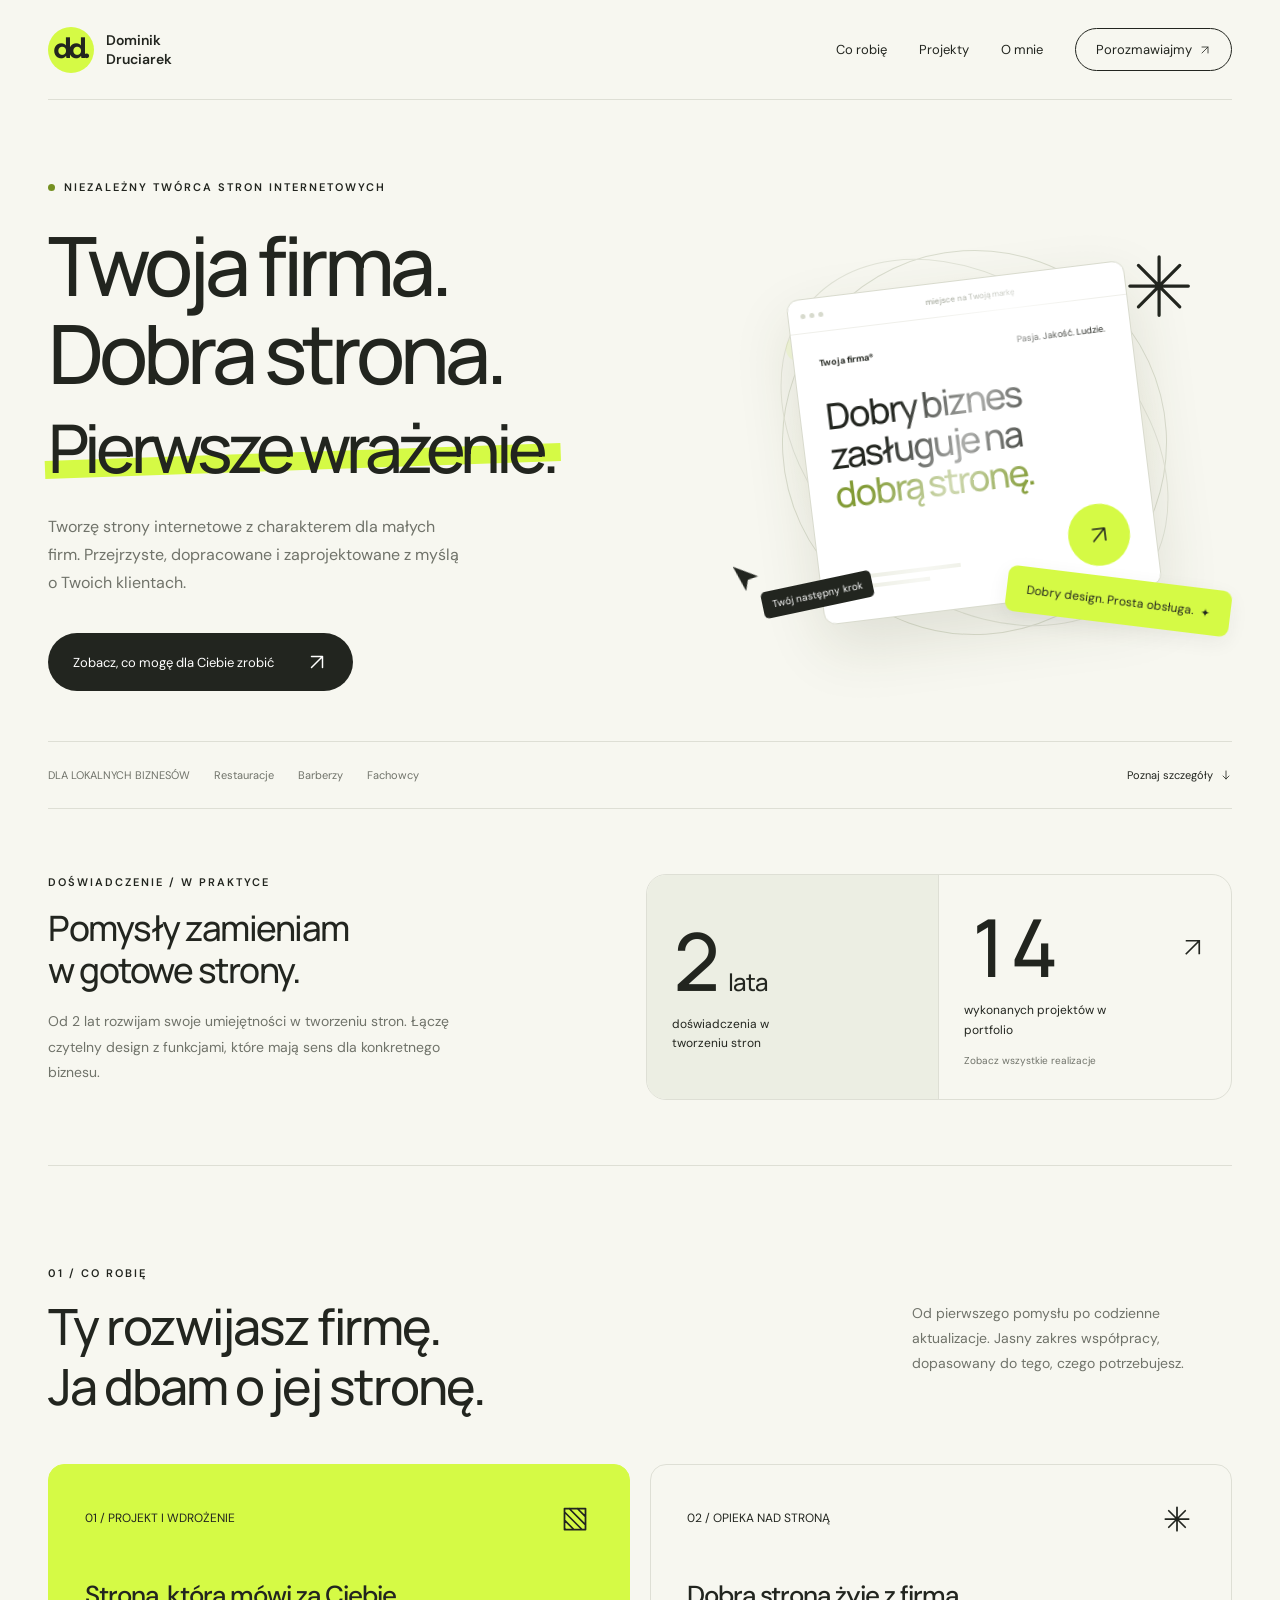
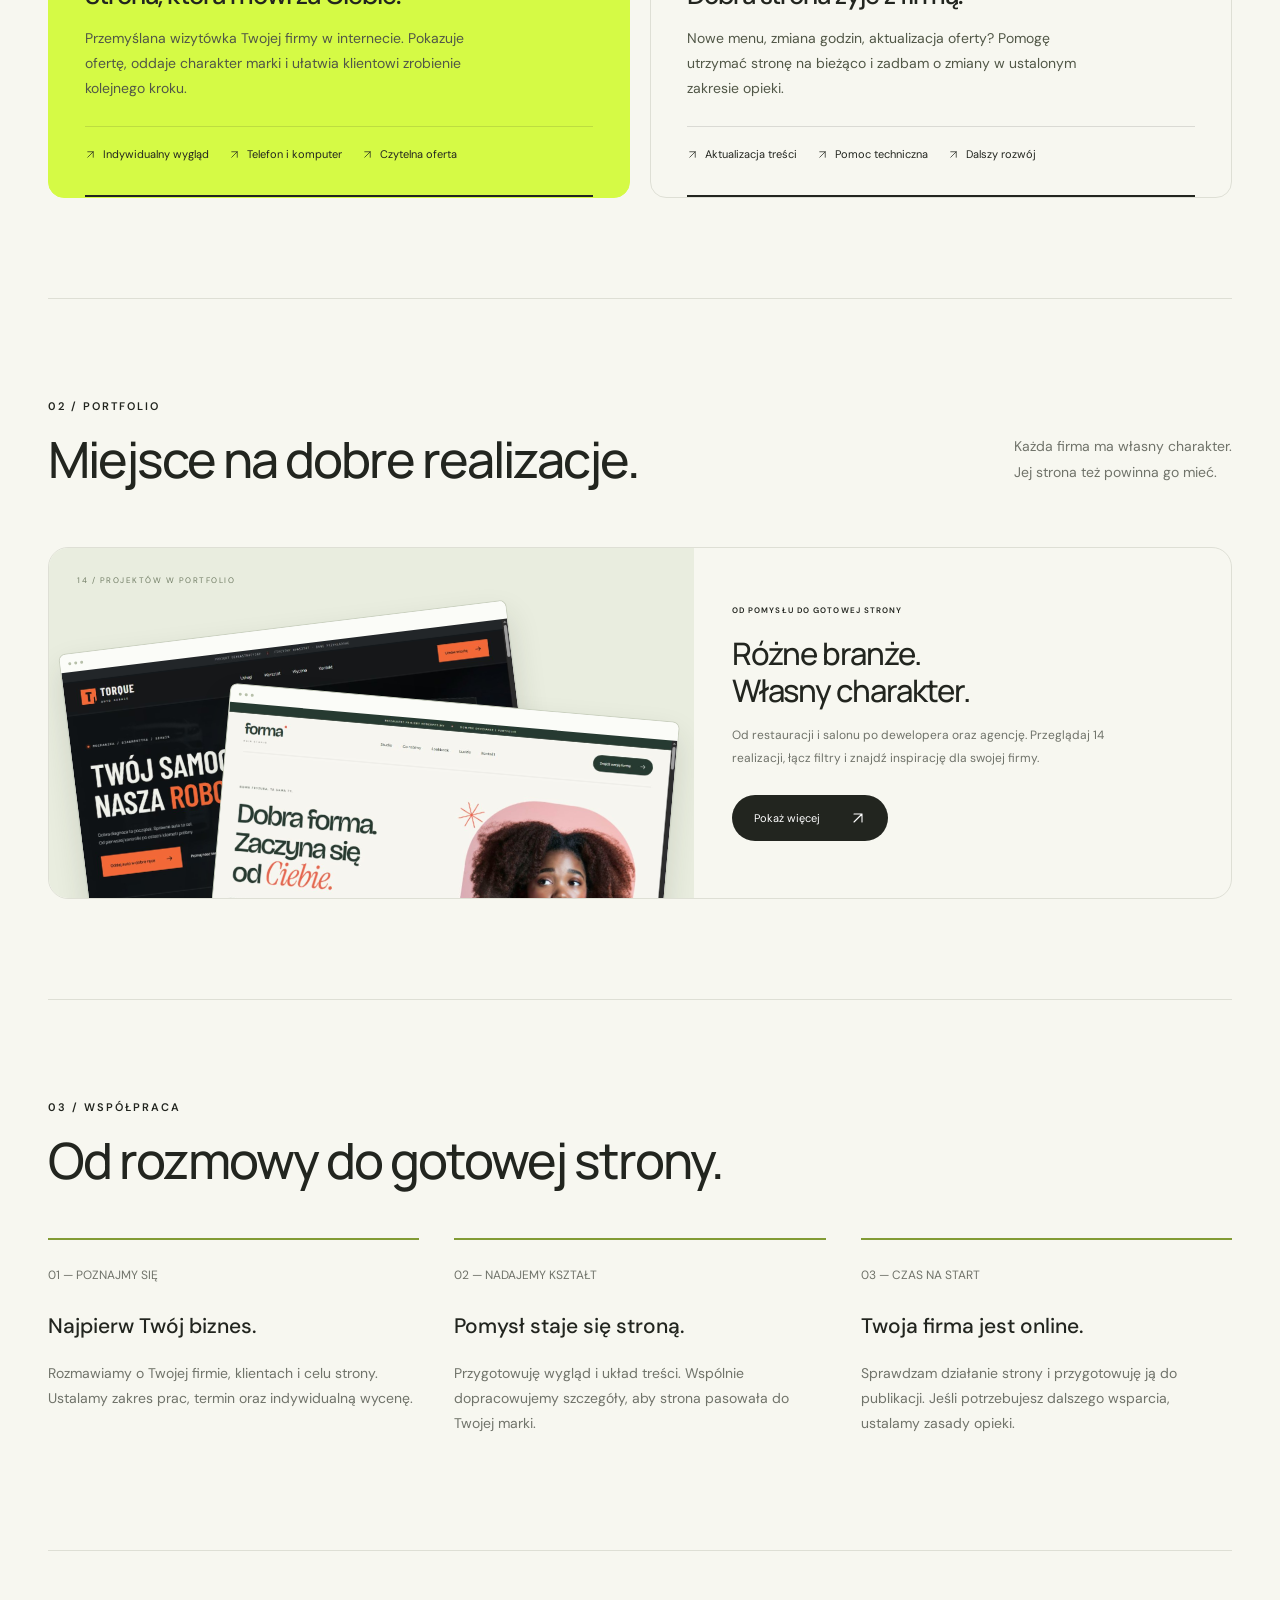
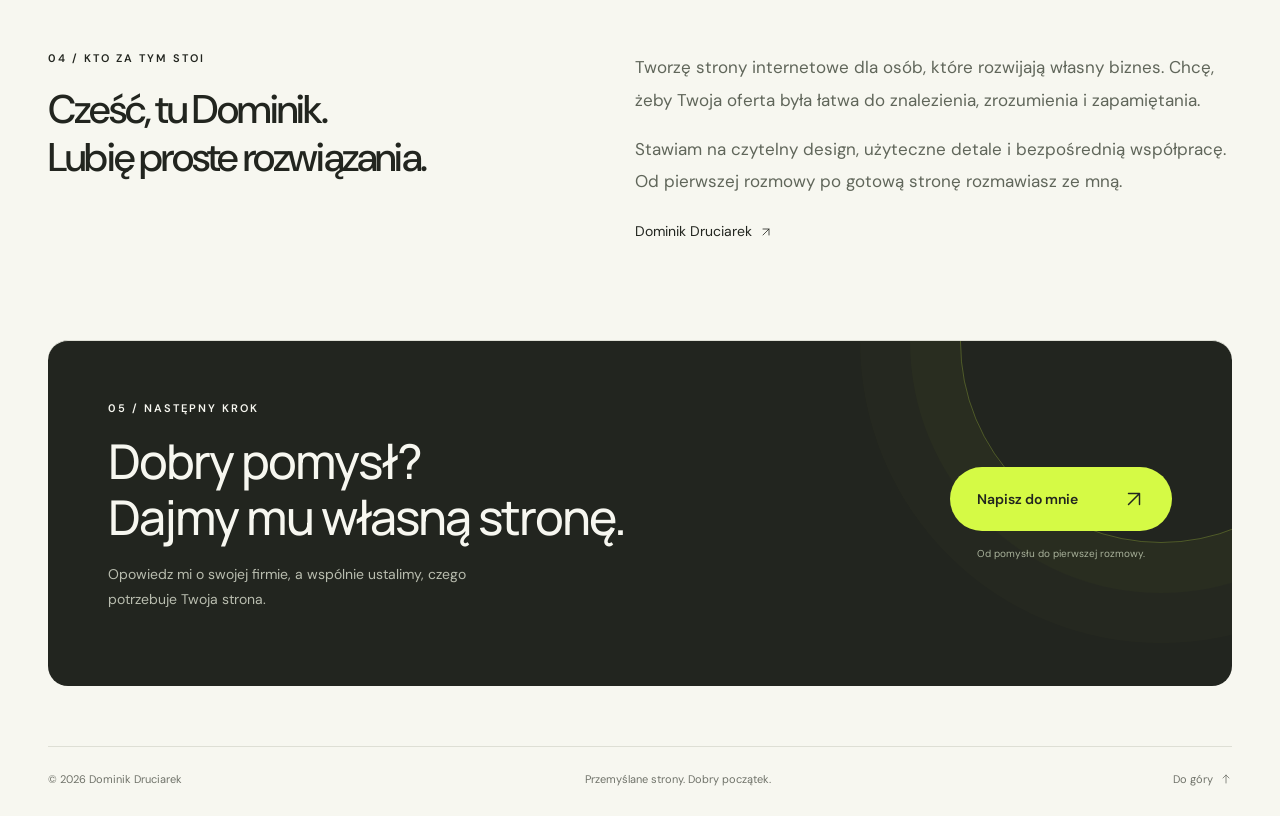
<file: index.html>
<!doctype html>
<html lang="pl"><head><meta charset="UTF-8"><meta name="viewport" content="width=device-width, initial-scale=1"><meta name="description" content="Dominik Druciarek — przemyślane strony internetowe dla restauracji, barberów i lokalnych firm. Projekt, wdrożenie i opieka nad stroną."><title>Dominik Druciarek — strony z charakterem</title><link rel="icon" href="data:image/svg+xml,%3Csvg xmlns='http://www.w3.org/2000/svg' viewBox='0 0 64 64'%3E%3Crect width='64' height='64' rx='18' fill='%23d5fa45'/%3E%3Ctext x='10' y='44' font-size='35' font-family='Arial' font-weight='bold'%3Edd%3C/text%3E%3C/svg%3E"><link rel="stylesheet" href="styles.css"><link rel="stylesheet" href="catalog-enhancements.css"><link rel="stylesheet" href="contact-form.css"></head><body><div class="wrap"><header><a class="brand" href="#start" aria-label="Dominik Druciarek, początek strony"><span class="logo">dd.</span><span>Dominik<br>Druciarek</span></a><nav aria-label="Menu główne"><a href="#oferta">Co robię</a><a href="#projekty">Projekty</a><a href="#o-mnie">O mnie</a><a class="nav-contact" href="#kontakt">Porozmawiajmy <svg xmlns="http://www.w3.org/2000/svg" viewBox="0 0 24 24" class="vector-icon" fill="none" stroke="currentColor" stroke-width="1.6" stroke-linecap="round" stroke-linejoin="round" aria-hidden="true" focusable="false" ><path d="M6 18 18 6M6 6h12v12"/></svg></a></nav></header><main><div class="hero" id="start"><div class="eyebrow reveal"><span class="dot"></span> Niezależny twórca stron internetowych</div><div class="hero-grid"><div class="reveal"><h1 aria-label="Twoja firma. Dobra strona. Pierwsze wrażenie."><span class="headline-line" aria-hidden="true"><span>Twoja firma.</span></span><span class="headline-line" aria-hidden="true"><span>Dobra strona.</span></span><span class="headline-line" aria-hidden="true"><span class="highlight">Pierwsze wrażenie.</span></span></h1><p class="intro">Tworzę strony internetowe z charakterem dla małych firm. Przejrzyste, dopracowane i zaprojektowane z myślą o Twoich klientach.</p><a class="button" href="#oferta">Zobacz, co mogę dla Ciebie zrobić <span class="arrow"><svg xmlns="http://www.w3.org/2000/svg" viewBox="0 0 24 24" class="vector-icon" fill="none" stroke="currentColor" stroke-width="1.6" stroke-linecap="round" stroke-linejoin="round" aria-hidden="true" focusable="false" ><path d="M6 18 18 6M6 6h12v12"/></svg></span></a></div><div class="art reveal" aria-label="Artystyczna wizualizacja projektu strony internetowej"><div class="orbit"></div><div class="spark" aria-hidden="true"><svg xmlns="http://www.w3.org/2000/svg" viewBox="0 0 24 24" class="vector-icon" fill="none" stroke="currentColor" stroke-width="1.6" stroke-linecap="round" stroke-linejoin="round" aria-hidden="true" focusable="false" ><path d="M12 2v20M2 12h20M4.93 4.93l14.14 14.14M4.93 19.07 19.07 4.93"/></svg></div><div class="browser-card"><div class="bar"><i></i><i></i><i></i><span>miejsce na Twoją markę</span></div><div class="mini"><div class="mini-top"><b>Twoja firma®</b><span>Pasja. Jakość. Ludzie.</span></div><h2>Dobry biznes<br>zasługuje na<br><em>dobrą stronę.</em></h2><div class="mini-bottom"><div><div class="mini-line"></div><div class="mini-line" style="width:84px"></div></div><div class="mini-circle"><svg xmlns="http://www.w3.org/2000/svg" viewBox="0 0 24 24" class="vector-icon" fill="none" stroke="currentColor" stroke-width="1.6" stroke-linecap="round" stroke-linejoin="round" aria-hidden="true" focusable="false" ><path d="M6 18 18 6M6 6h12v12"/></svg></div></div></div></div><div class="cursor" aria-hidden="true"><svg xmlns="http://www.w3.org/2000/svg" viewBox="0 0 24 24" class="vector-icon" fill="none" stroke="currentColor" stroke-width="1.6" stroke-linecap="round" stroke-linejoin="round" aria-hidden="true" focusable="false" ><path d="m3 2 17 11-8 1-3 8Z" fill="currentColor" stroke="none"/></svg><span>Twój następny krok</span></div><div class="floating-tag">Dobry design. Prosta obsługa. <svg xmlns="http://www.w3.org/2000/svg" viewBox="0 0 24 24" class="vector-icon" fill="none" stroke="currentColor" stroke-width="1.6" stroke-linecap="round" stroke-linejoin="round" aria-hidden="true" focusable="false" ><path d="M12 2c0 6 4 10 10 10-6 0-10 4-10 10 0-6-4-10-10-10 6 0 10-4 10-10Z" fill="currentColor" stroke="none"/></svg></div></div></div><div class="hero-foot"><div class="industries"><span>DLA LOKALNYCH BIZNESÓW</span><span>Restauracje</span><span>Barberzy</span><span>Fachowcy</span></div><a class="scroll" href="#oferta">Poznaj szczegóły <svg xmlns="http://www.w3.org/2000/svg" viewBox="0 0 24 24" class="vector-icon" fill="none" stroke="currentColor" stroke-width="1.6" stroke-linecap="round" stroke-linejoin="round" aria-hidden="true" focusable="false" ><path d="M12 4v16m-6-6 6 6 6-6"/></svg></a></div></div>
<section class="experience" id="doswiadczenie"><div class="experience-intro"><span class="eyebrow">DOŚWIADCZENIE / W PRAKTYCE</span><h2>Pomysły zamieniam<br>w gotowe strony.</h2><p>Od 2 lat rozwijam swoje umiejętności w tworzeniu stron. Łączę czytelny design z funkcjami, które mają sens dla konkretnego biznesu.</p></div><div class="experience-numbers"><div class="experience-stat"><strong aria-label="2 lata"><span class="count-number" data-count-target="2" aria-hidden="true">2</span><span aria-hidden="true"> lata</span></strong><span>doświadczenia w tworzeniu stron</span></div><a class="experience-stat" href="realizacje.html"><strong aria-label="14 projektów"><span class="count-number" data-project-count data-count-target="projects" aria-hidden="true">14</span><svg class="vector-icon" viewBox="0 0 24 24" fill="none" stroke="currentColor" stroke-width="1.5" aria-hidden="true"><path d="M6 18 18 6M6 6h12v12"/></svg></strong><span>wykonanych projektów w portfolio</span><small>Zobacz wszystkie realizacje</small></a></div></section><section id="oferta"><div class="section-top"><div><div class="eyebrow">01 / Co robię</div><h2>Ty rozwijasz firmę.<br>Ja dbam o jej stronę.</h2></div><p>Od pierwszego pomysłu po codzienne aktualizacje. Jasny zakres współpracy, dopasowany do tego, czego potrzebujesz.</p></div><div class="services"><article class="service"><div class="service-head"><span>01 / PROJEKT I WDROŻENIE</span><span class="icon" aria-hidden="true"><svg xmlns="http://www.w3.org/2000/svg" viewBox="0 0 24 24" class="vector-icon" fill="none" stroke="currentColor" stroke-width="1.6" stroke-linecap="round" stroke-linejoin="round" aria-hidden="true" focusable="false" ><path d="M3 3h18v18H3zM3 10l7-7M3 17 17 3M6 21 21 6M13 21l8-8M20 21l1-1"/></svg></span></div><h3>Strona, która mówi za Ciebie.</h3><p>Przemyślana wizytówka Twojej firmy w internecie. Pokazuje ofertę, oddaje charakter marki i ułatwia klientowi zrobienie kolejnego kroku.</p><ul><li><svg xmlns="http://www.w3.org/2000/svg" viewBox="0 0 24 24" class="vector-icon" fill="none" stroke="currentColor" stroke-width="1.6" stroke-linecap="round" stroke-linejoin="round" aria-hidden="true" focusable="false" ><path d="M6 18 18 6M6 6h12v12"/></svg>Indywidualny wygląd</li><li><svg xmlns="http://www.w3.org/2000/svg" viewBox="0 0 24 24" class="vector-icon" fill="none" stroke="currentColor" stroke-width="1.6" stroke-linecap="round" stroke-linejoin="round" aria-hidden="true" focusable="false" ><path d="M6 18 18 6M6 6h12v12"/></svg>Telefon i komputer</li><li><svg xmlns="http://www.w3.org/2000/svg" viewBox="0 0 24 24" class="vector-icon" fill="none" stroke="currentColor" stroke-width="1.6" stroke-linecap="round" stroke-linejoin="round" aria-hidden="true" focusable="false" ><path d="M6 18 18 6M6 6h12v12"/></svg>Czytelna oferta</li></ul></article><article class="service"><div class="service-head"><span>02 / OPIEKA NAD STRONĄ</span><span class="icon" aria-hidden="true"><svg xmlns="http://www.w3.org/2000/svg" viewBox="0 0 24 24" class="vector-icon" fill="none" stroke="currentColor" stroke-width="1.6" stroke-linecap="round" stroke-linejoin="round" aria-hidden="true" focusable="false" ><path d="M12 2v20M2 12h20M4.93 4.93l14.14 14.14M4.93 19.07 19.07 4.93"/></svg></span></div><h3>Dobra strona żyje z firmą.</h3><p>Nowe menu, zmiana godzin, aktualizacja oferty? Pomogę utrzymać stronę na bieżąco i zadbam o zmiany w ustalonym zakresie opieki.</p><ul><li><svg xmlns="http://www.w3.org/2000/svg" viewBox="0 0 24 24" class="vector-icon" fill="none" stroke="currentColor" stroke-width="1.6" stroke-linecap="round" stroke-linejoin="round" aria-hidden="true" focusable="false" ><path d="M6 18 18 6M6 6h12v12"/></svg>Aktualizacja treści</li><li><svg xmlns="http://www.w3.org/2000/svg" viewBox="0 0 24 24" class="vector-icon" fill="none" stroke="currentColor" stroke-width="1.6" stroke-linecap="round" stroke-linejoin="round" aria-hidden="true" focusable="false" ><path d="M6 18 18 6M6 6h12v12"/></svg>Pomoc techniczna</li><li><svg xmlns="http://www.w3.org/2000/svg" viewBox="0 0 24 24" class="vector-icon" fill="none" stroke="currentColor" stroke-width="1.6" stroke-linecap="round" stroke-linejoin="round" aria-hidden="true" focusable="false" ><path d="M6 18 18 6M6 6h12v12"/></svg>Dalszy rozwój</li></ul></article></div></section>
<section id="projekty"><div class="section-top"><div><div class="eyebrow">02 / Portfolio</div><h2>Miejsce na dobre realizacje.</h2></div><p>Każda firma ma własny charakter.<br>Jej strona też powinna go mieć.</p></div><div class="projects-box portfolio-teaser"><a class="teaser-images" href="realizacje.html" aria-label="Zobacz wszystkie realizacje (14)"><span class="teaser-count"><span data-project-count>14</span> / PROJEKTÓW W PORTFOLIO</span><div class="teaser-window teaser-torque"><span class="teaser-bar"><i></i><i></i><i></i></span><img src="assets/torque-preview.png" alt="Podgląd TORQUE Auto Serwis" width="1265" height="712" loading="lazy"></div><div class="teaser-window teaser-forma"><span class="teaser-bar"><i></i><i></i><i></i></span><img src="assets/forma-preview.png" alt="Podgląd FORMA Hair Studio" width="1265" height="712" loading="lazy"></div></a><div class="teaser-copy"><span class="eyebrow">OD POMYSŁU DO GOTOWEJ STRONY</span><h3>Różne branże.<br>Własny charakter.</h3><p>Od restauracji i salonu po dewelopera oraz agencję. Przeglądaj 14 realizacji, łącz filtry i znajdź inspirację dla swojej firmy.</p><a class="button" href="realizacje.html">Pokaż więcej <svg xmlns="http://www.w3.org/2000/svg" class="vector-icon" viewBox="0 0 24 24" fill="none" stroke="currentColor" stroke-width="1.6" stroke-linecap="round" stroke-linejoin="round" aria-hidden="true"><path d="M6 18 18 6M6 6h12v12"/></svg></a></div></div></section>
<section id="wspolpraca"><div class="section-top"><div><div class="eyebrow">03 / Współpraca</div><h2>Od rozmowy do gotowej strony.</h2></div></div><div class="process"><article class="step"><span class="step-num">01 — POZNAJMY SIĘ</span><h3>Najpierw Twój biznes.</h3><p>Rozmawiamy o Twojej firmie, klientach i celu strony. Ustalamy zakres prac, termin oraz indywidualną wycenę.</p></article><article class="step"><span class="step-num">02 — NADAJEMY KSZTAŁT</span><h3>Pomysł staje się stroną.</h3><p>Przygotowuję wygląd i układ treści. Wspólnie dopracowujemy szczegóły, aby strona pasowała do Twojej marki.</p></article><article class="step"><span class="step-num">03 — CZAS NA START</span><h3>Twoja firma jest online.</h3><p>Sprawdzam działanie strony i przygotowuję ją do publikacji. Jeśli potrzebujesz dalszego wsparcia, ustalamy zasady opieki.</p></article></div></section>
<section id="o-mnie" class="about"><div><div class="eyebrow">04 / Kto za tym stoi</div><h2>Cześć, tu Dominik.<br>Lubię proste rozwiązania.</h2></div><div><p>Tworzę strony internetowe dla osób, które rozwijają własny biznes. Chcę, żeby Twoja oferta była łatwa do znalezienia, zrozumienia i zapamiętania.</p><p>Stawiam na czytelny design, użyteczne detale i bezpośrednią współpracę. Od pierwszej rozmowy po gotową stronę rozmawiasz ze mną.</p><div class="signature">Dominik Druciarek <svg xmlns="http://www.w3.org/2000/svg" viewBox="0 0 24 24" class="vector-icon" fill="none" stroke="currentColor" stroke-width="1.6" stroke-linecap="round" stroke-linejoin="round" aria-hidden="true" focusable="false" ><path d="M6 18 18 6M6 6h12v12"/></svg></div></div></section>
<section id="kontakt" class="contact contact-compact" aria-labelledby="contact-heading"><div><div class="eyebrow">05 / Następny krok</div><h2 id="contact-heading">Dobry pomysł?<br>Dajmy mu własną stronę.</h2><p>Opowiedz mi o swojej firmie, a wspólnie ustalimy, czego potrzebuje Twoja strona.</p></div><div class="contact-launch"><button id="open-contact-dialog" class="contact-open-button" type="button" aria-haspopup="dialog" aria-controls="contact-dialog" disabled>Napisz do mnie <svg viewBox="0 0 24 24" fill="none" stroke="currentColor" stroke-width="1.6" stroke-linecap="round" stroke-linejoin="round" aria-hidden="true"><path d="m6 18 12-12M6 6h12v12"/></svg></button><span>Od pomysłu do pierwszej rozmowy.</span><noscript>Formularz wymaga włączonego JavaScript.</noscript></div></section></main><footer><span>© <span id="year">2026</span> Dominik Druciarek</span><span>Przemyślane strony. Dobry początek.</span><a href="#start">Do góry <svg xmlns="http://www.w3.org/2000/svg" viewBox="0 0 24 24" class="vector-icon" fill="none" stroke="currentColor" stroke-width="1.6" stroke-linecap="round" stroke-linejoin="round" aria-hidden="true" focusable="false" ><path d="M12 20V4m-6 6 6-6 6 6"/></svg></a></footer></div><dialog id="contact-dialog" class="contact-dialog" aria-labelledby="contact-dialog-heading"><button id="close-contact-dialog" class="contact-dialog-close" type="button" aria-label="Zamknij formularz"><svg viewBox="0 0 24 24" fill="none" stroke="currentColor" stroke-width="1.5" aria-hidden="true"><path d="m6 6 12 12M6 18 18 6"/></svg></button><div class="contact-form-panel"><div class="contact-form-kicker">Dobry początek współpracy</div><h2 id="contact-dialog-heading">Opowiedz o swojej stronie.</h2><p class="form-availability" id="contact-demo-note">Napisz, czego potrzebujesz. Odpowiem na podany adres e-mail.</p><form id="portfolio-contact-form" class="portfolio-contact-form" method="post" action="https://formsubmit.co/druciarekdominik4@gmail.com" aria-describedby="contact-demo-note"><div class="contact-form-row"><label for="contact-name"><span>Jak masz na imię? <small class="contact-required">wymagane</small></span><input id="contact-name" name="name" autofocus type="text" autocomplete="given-name" placeholder="Twoje imię" minlength="2" maxlength="80" required></label><label for="contact-email"><span>Twój e-mail <small class="contact-required">wymagane</small></span><input id="contact-email" name="email" type="email" autocomplete="email" inputmode="email" placeholder="np. kontakt@twojafirma.pl" maxlength="254" required></label></div><label for="contact-topic">W czym mogę pomóc?<select id="contact-topic" name="topic"><option>Nowa strona internetowa</option><option>Odświeżenie obecnej strony</option><option>Opieka i aktualizacje</option><option>Inny temat / jeszcze nie wiem</option></select></label><label for="contact-message"><span>Opowiedz o swoim pomyśle <small class="contact-required">wymagane</small></span><textarea id="contact-message" name="message" rows="5" minlength="20" maxlength="3000" placeholder="Czym zajmuje się Twoja firma? Jakiej strony potrzebujesz? Możesz dopisać inspiracje lub planowany termin." aria-describedby="contact-message-help contact-message-count" required></textarea></label><div class="contact-message-meta"><span id="contact-message-help">Wystarczy kilka zdań — minimum 20 znaków.</span><span id="contact-message-count">0 / 3000</span></div><div class="contact-honeypot" aria-hidden="true"><label>Leave this field empty<input name="_honey" type="text" autocomplete="off" tabindex="-1"></label></div><button class="contact-submit" type="submit" disabled><span>Wyślij wiadomość</span> <svg viewBox="0 0 24 24" fill="none" stroke="currentColor" stroke-width="1.6" stroke-linecap="round" stroke-linejoin="round" aria-hidden="true"><path d="m6 18 12-12M6 6h12v12"/></svg></button><p class="contact-privacy">Wiadomość wyślesz do Dominika na druciarekdominik4@gmail.com. Wysyłkę obsługuje <a href="https://formsubmit.co/privacy.pdf" target="_blank" rel="noopener noreferrer">FormSubmit</a>.</p><noscript><p class="contact-form-noscript">Wysyłka w tym oknie wymaga włączonego JavaScript. Możesz też napisać bezpośrednio na druciarekdominik4@gmail.com.</p></noscript></form><div class="contact-delivery" id="contact-delivery" role="status" aria-live="polite" aria-atomic="true" tabindex="-1" hidden><span class="delivery-symbol" id="delivery-symbol" aria-hidden="true">↗</span><h3 id="delivery-heading"></h3><p id="delivery-text"></p><button class="contact-preview-edit" id="contact-send-another" type="button" hidden>Napisz kolejną wiadomość ↗</button></div></div></dialog><script src="projects.js" defer></script><script src="script.js" defer></script><script src="contact-form.js" defer></script></body></html>
</file>
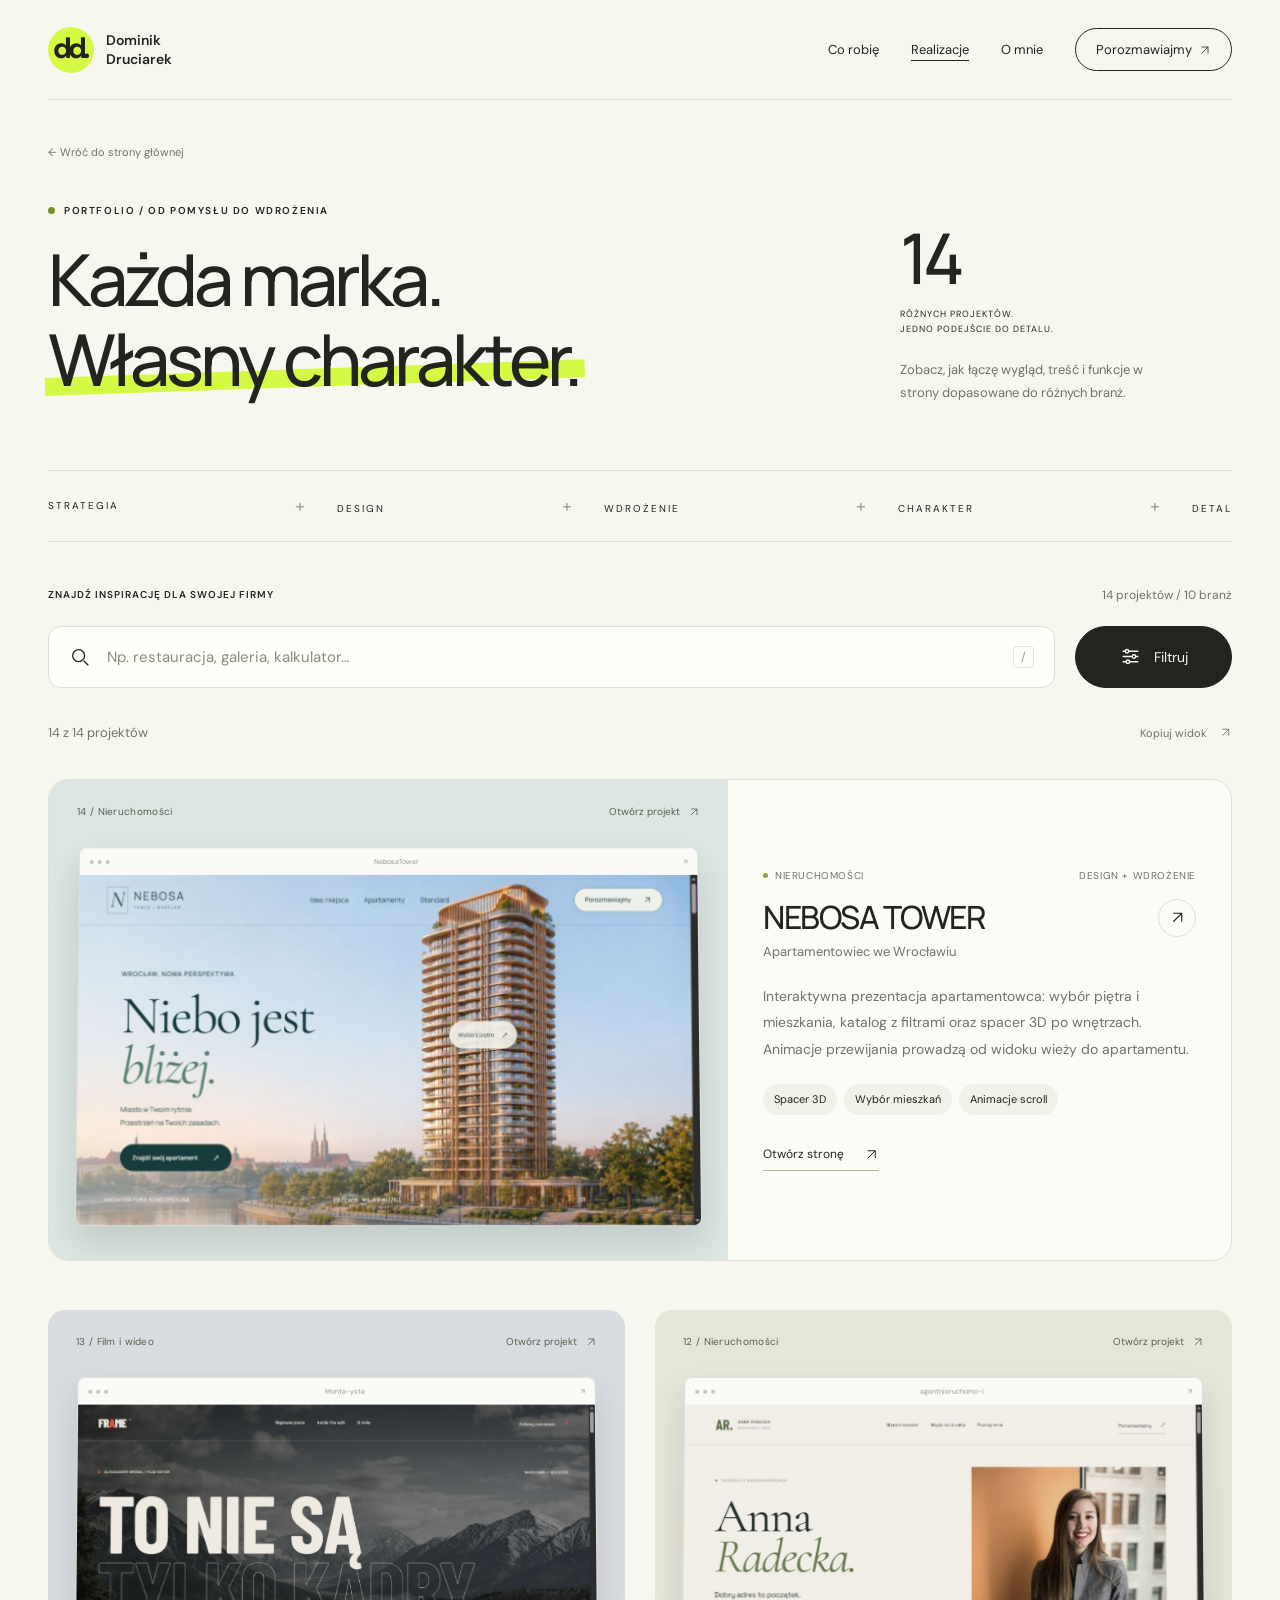
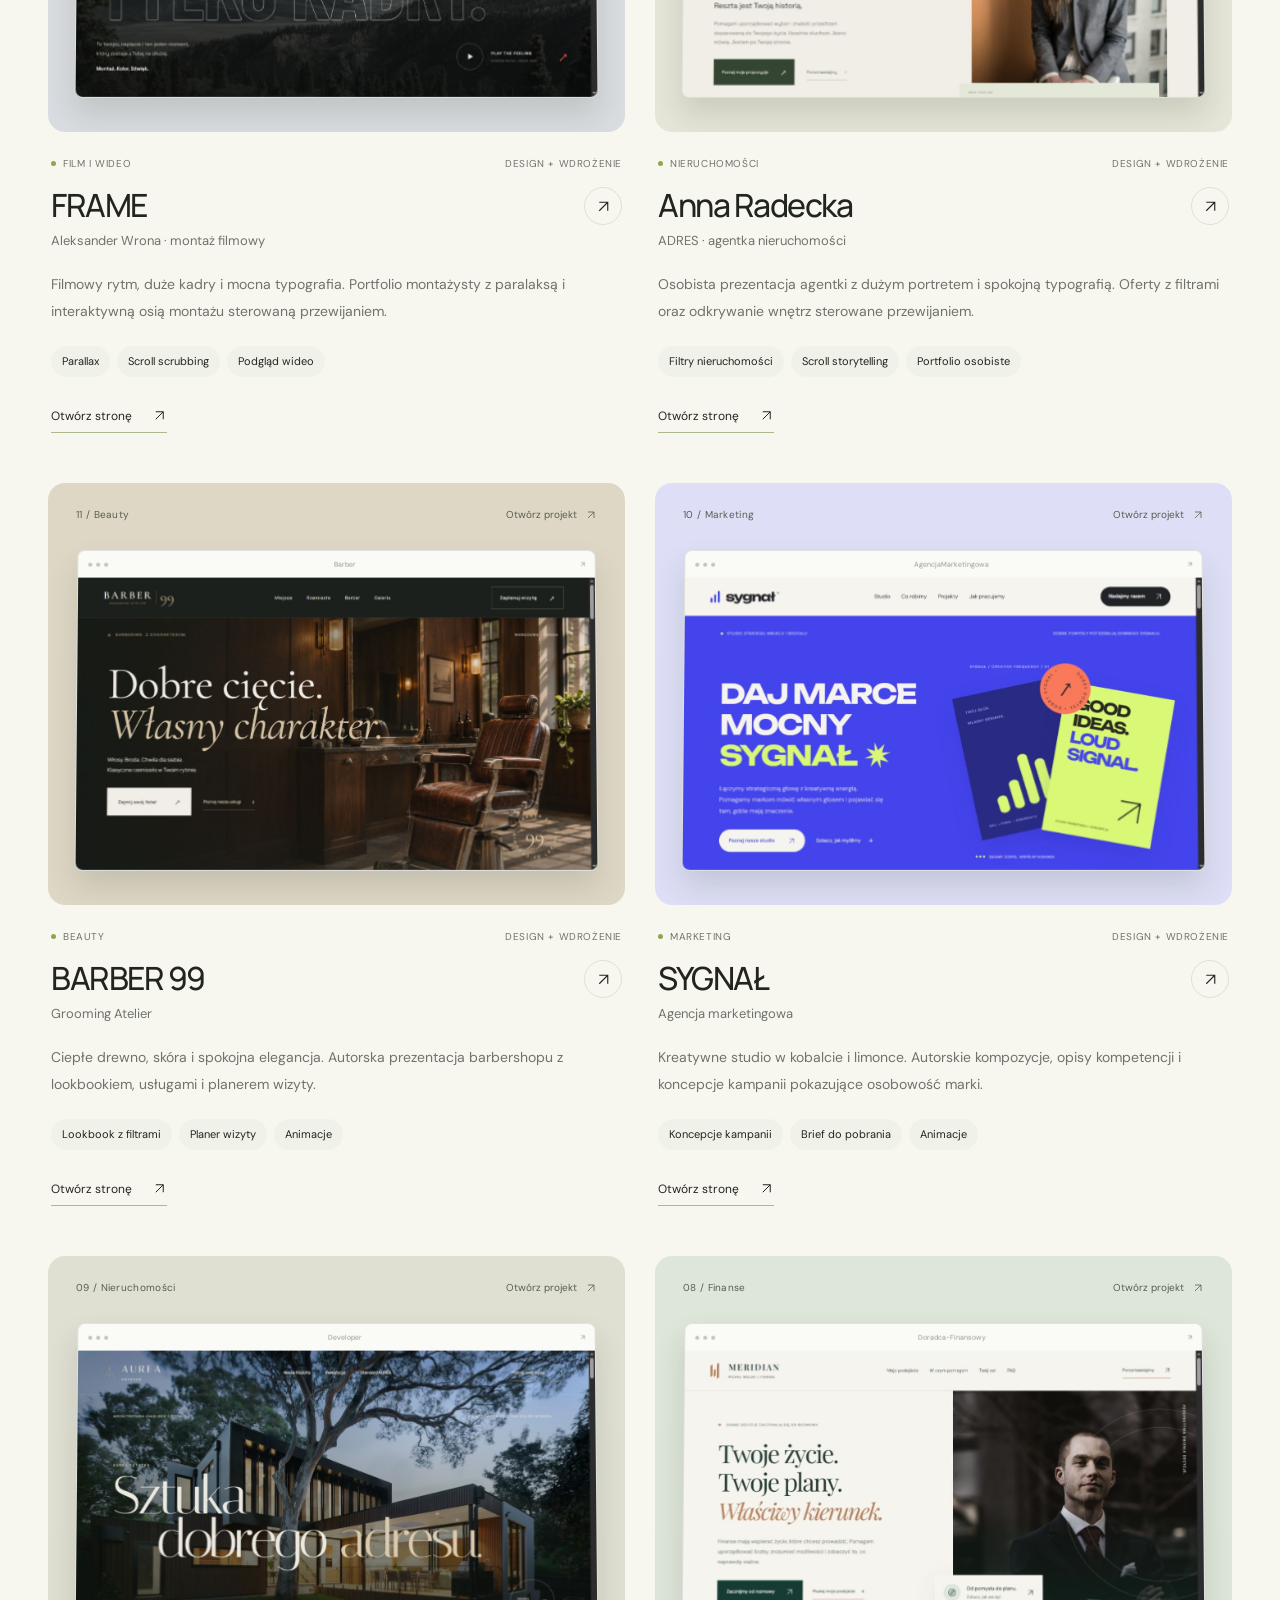
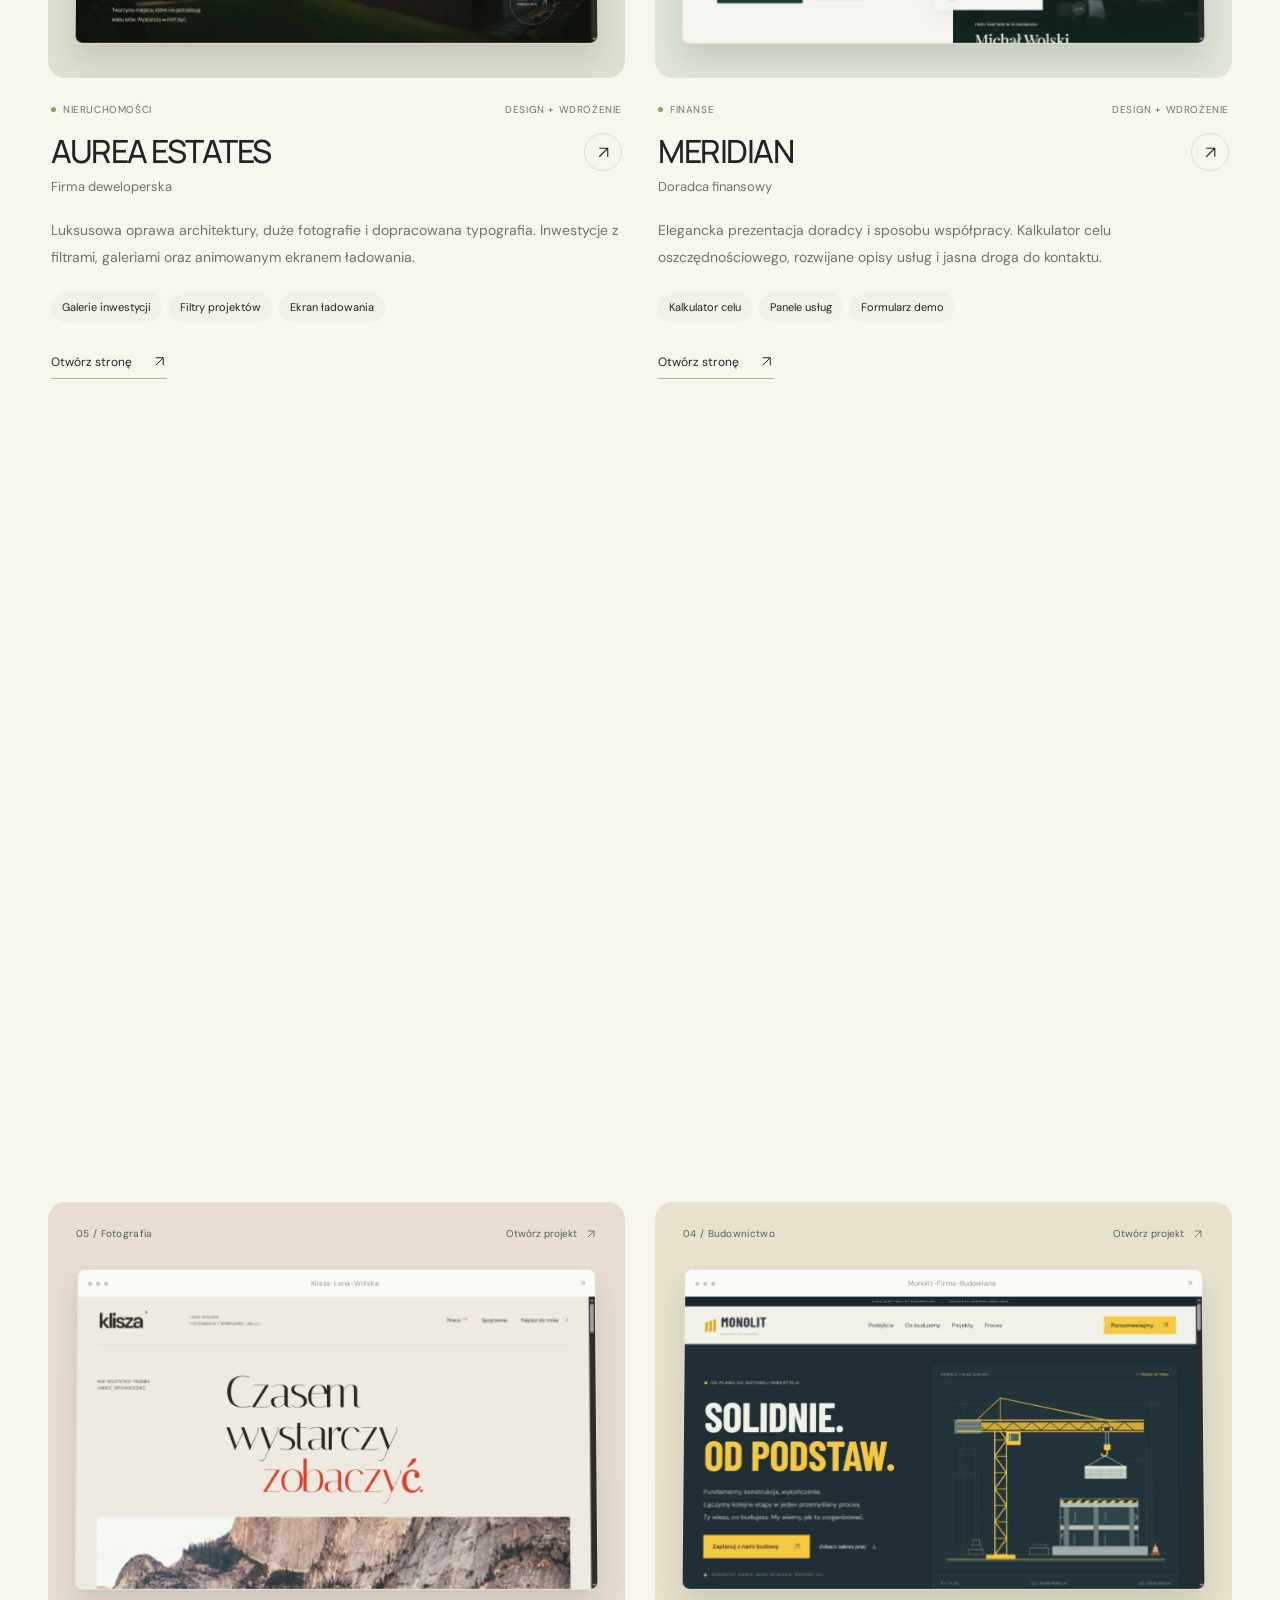
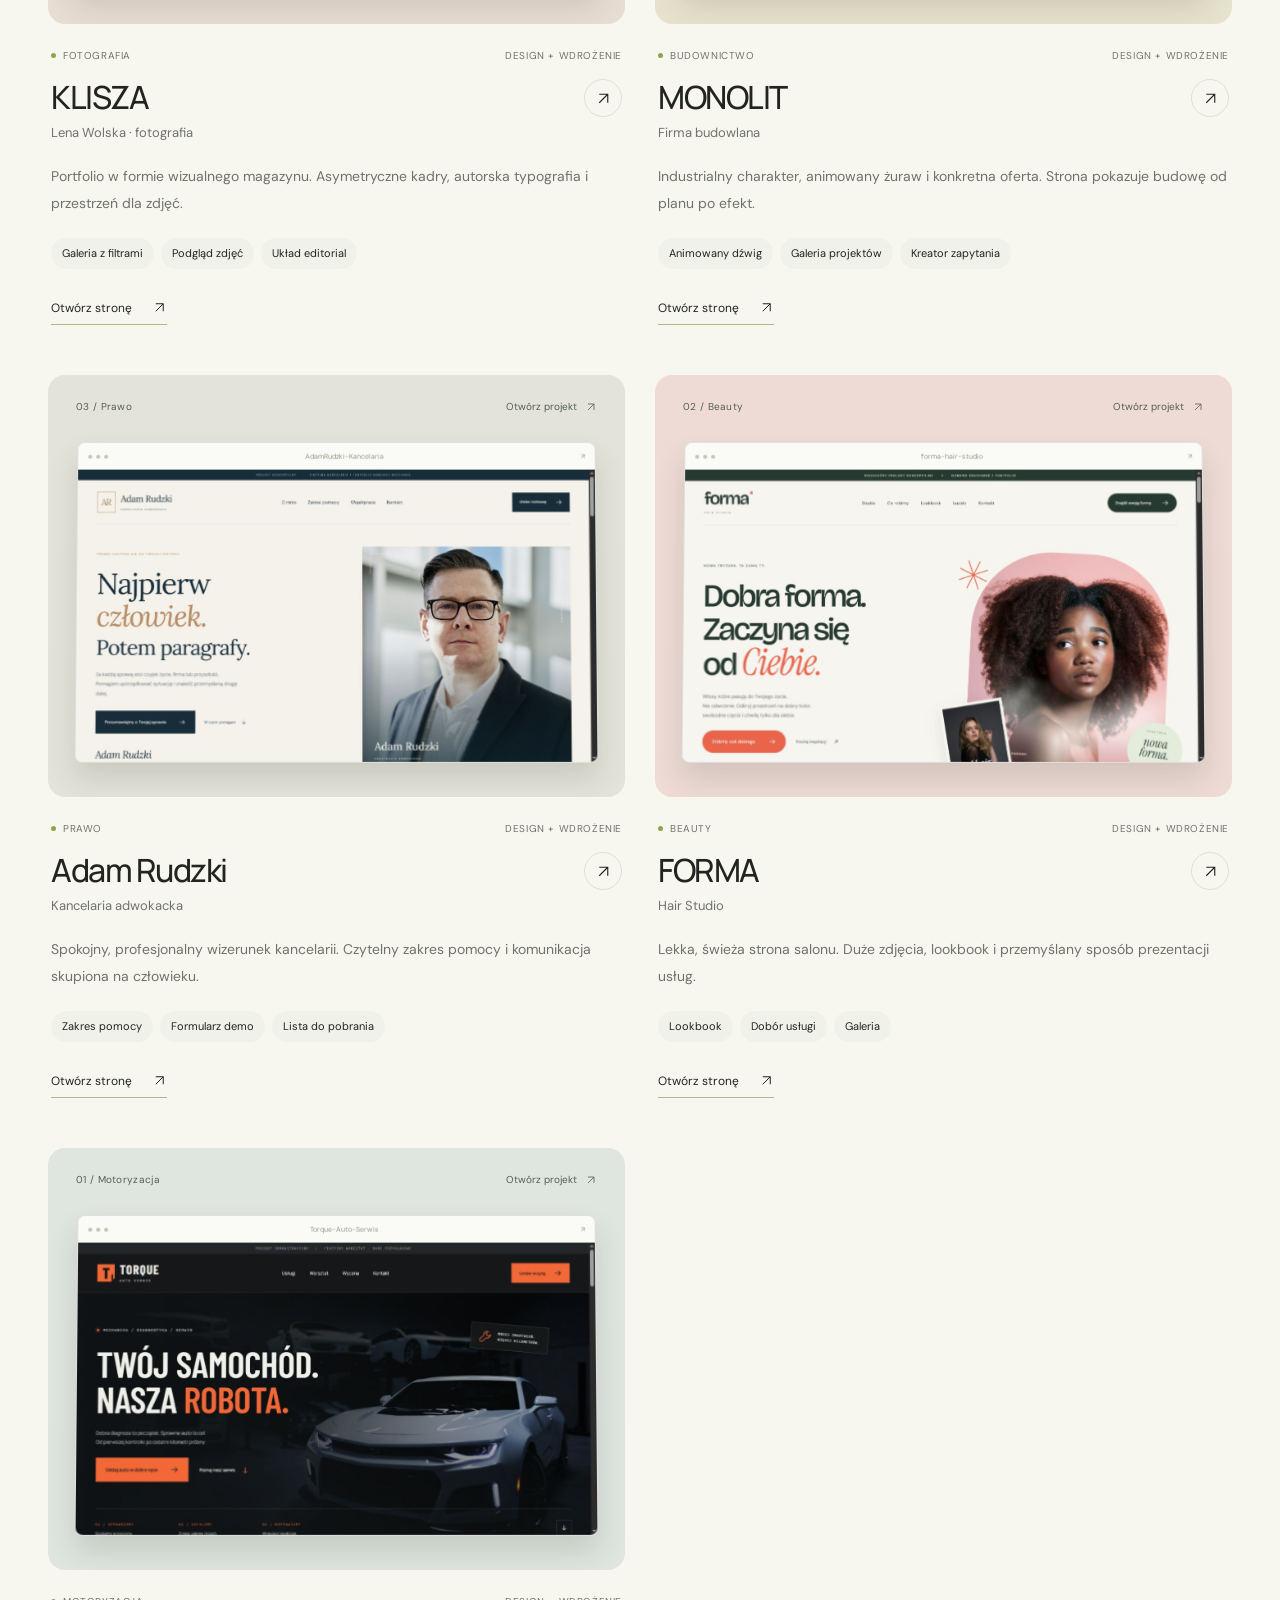
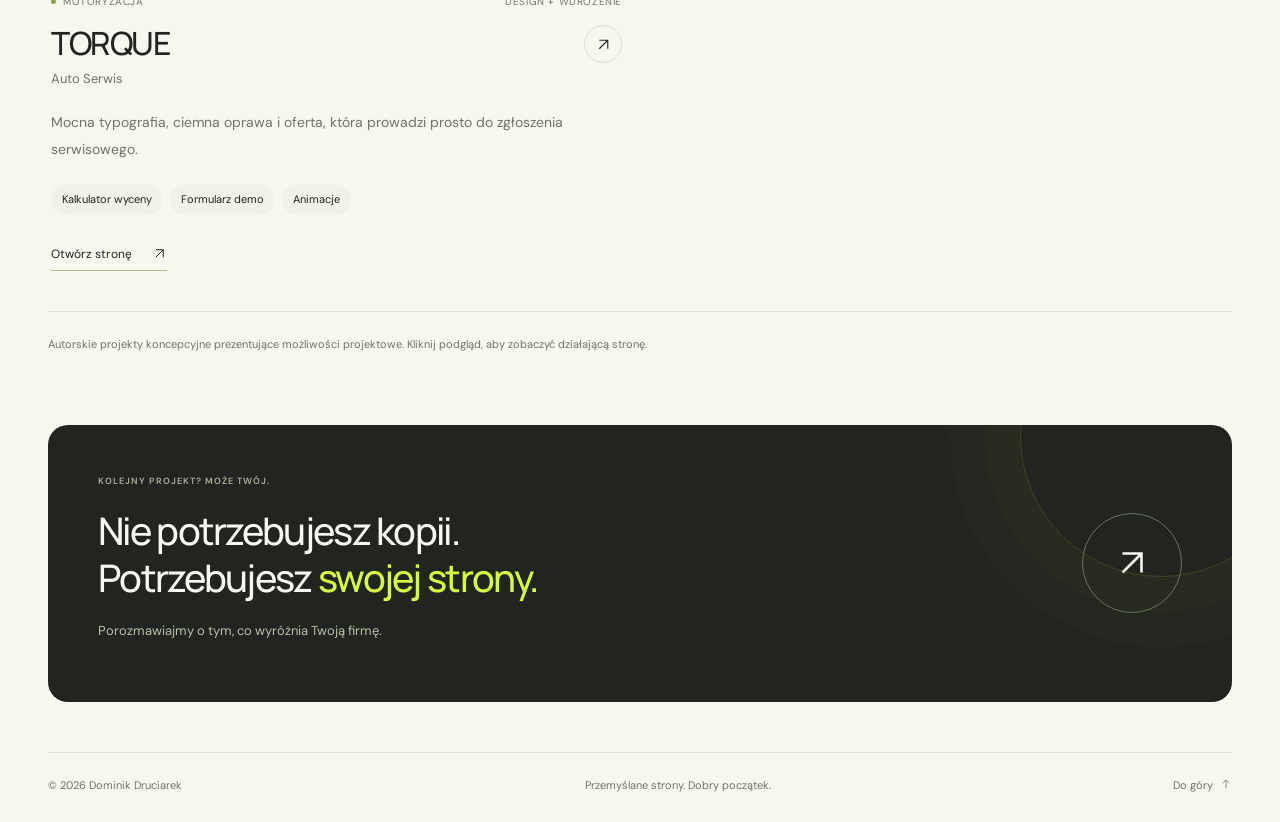
<file: realizacje.html>
<!doctype html><html lang="pl"><head><meta charset="UTF-8"><meta name="viewport" content="width=device-width,initial-scale=1"><title>Realizacje — Dominik Druciarek</title><meta name="description" content="Poznaj 14 projektów Dominika Druciarka. Przeglądaj strony, filtruj branże i znajdź inspirację dla swojej firmy."><link rel="stylesheet" href="styles.css"><link rel="stylesheet" href="catalog-enhancements.css"><link rel="icon" href="data:image/svg+xml,%3Csvg xmlns='http://www.w3.org/2000/svg' viewBox='0 0 64 64'%3E%3Crect width='64' height='64' rx='18' fill='%23d5fa45'/%3E%3Ctext x='10' y='44' font-size='35' font-family='Arial' font-weight='bold'%3Edd%3C/text%3E%3C/svg%3E"></head><body class="work-page folio-page"><div class="wrap"><header><a class="brand" href="index.html#start" aria-label="Dominik Druciarek, początek strony"><span class="logo">dd.</span><span>Dominik<br>Druciarek</span></a><nav aria-label="Menu główne"><a href="index.html#oferta">Co robię</a><a href="realizacje.html" aria-current="page">Realizacje</a><a href="index.html#o-mnie">O mnie</a><a class="nav-contact" href="index.html#kontakt">Porozmawiajmy <svg xmlns="http://www.w3.org/2000/svg" viewBox="0 0 24 24" class="vector-icon" fill="none" stroke="currentColor" stroke-width="1.6" stroke-linecap="round" stroke-linejoin="round" aria-hidden="true" focusable="false" ><path d="M6 18 18 6M6 6h12v12"/></svg></a></nav></header><main><div class="folio-intro"><a class="back-home" href="index.html#projekty">← Wróć do strony głównej</a><div class="folio-heading"><div><div class="eyebrow"><span class="dot"></span> PORTFOLIO / OD POMYSŁU DO WDROŻENIA</div><h1>Każda marka.<br><span class="highlight">Własny charakter.</span></h1></div><div class="folio-intro-right"><span class="folio-total" data-project-count>14</span><span>RÓŻNYCH PROJEKTÓW.<br>JEDNO PODEJŚCIE DO DETALU.</span><p>Zobacz, jak łączę wygląd, treść i funkcje w strony dopasowane do różnych branż.</p></div></div><div class="folio-marquee" aria-hidden="true"><span>STRATEGIA</span><span>DESIGN</span><span>WDROŻENIE</span><span>CHARAKTER</span><span>DETAL</span></div></div><div class="folio-explorer" id="katalog"><div class="explorer-intro"><span class="eyebrow">ZNAJDŹ INSPIRACJĘ DLA SWOJEJ FIRMY</span><span>14 projektów / 10 branż</span></div><div class="folio-tools compact-tools"><label class="folio-search"><svg viewBox="0 0 24 24" fill="none" stroke="currentColor" stroke-width="1.5" aria-hidden="true"><circle cx="10.5" cy="10.5" r="6.5"/><path d="m16 16 5 5"/></svg><span class="sr-only">Szukaj projektu, branży lub funkcji</span><input id="project-search" type="search" placeholder="Np. restauracja, galeria, kalkulator…" autocomplete="off" aria-controls="project-grid"><kbd aria-hidden="true">/</kbd></label><button class="filter-launch" id="open-filter-panel" type="button" aria-haspopup="dialog" aria-controls="filter-panel"><svg viewBox="0 0 24 24" fill="none" stroke="currentColor" stroke-width="1.6" aria-hidden="true"><path d="M3 6h18M3 12h18M3 18h18"/><circle cx="8" cy="6" r="2"/><circle cx="16" cy="12" r="2"/><circle cx="9" cy="18" r="2"/></svg><span>Filtruj</span><b id="advanced-count" hidden>0</b></button></div><dialog class="filter-panel" id="filter-panel" aria-labelledby="filter-panel-title"><div class="filter-panel-head"><div><span class="eyebrow">TWÓJ WŁASNY WYBÓR</span><h2 id="filter-panel-title">Znajdź swój kierunek.</h2><p>Połącz opcje i zobacz to, co Cię interesuje.</p></div><button type="button" class="filter-close" id="close-filter-panel" aria-label="Zamknij filtry">×</button></div><div class="filter-panel-body"><div class="industry-heading"><span>Branża <small>Możesz wybrać kilka</small></span><button id="all-industries" type="button" aria-pressed="true">Wszystkie branże</button></div><div class="folio-filters sector-filters" aria-label="Wybierz branże"><label class="filter-chip"><input type="checkbox" name="industry" value="Motoryzacja"><span>Motoryzacja</span><small data-industry-count="Motoryzacja">1</small></label><label class="filter-chip"><input type="checkbox" name="industry" value="Beauty"><span>Beauty</span><small data-industry-count="Beauty">2</small></label><label class="filter-chip"><input type="checkbox" name="industry" value="Prawo"><span>Prawo</span><small data-industry-count="Prawo">1</small></label><label class="filter-chip"><input type="checkbox" name="industry" value="Budownictwo"><span>Budownictwo</span><small data-industry-count="Budownictwo">1</small></label><label class="filter-chip"><input type="checkbox" name="industry" value="Fotografia"><span>Fotografia</span><small data-industry-count="Fotografia">1</small></label><label class="filter-chip"><input type="checkbox" name="industry" value="Gastronomia"><span>Gastronomia</span><small data-industry-count="Gastronomia">2</small></label><label class="filter-chip"><input type="checkbox" name="industry" value="Finanse"><span>Finanse</span><small data-industry-count="Finanse">1</small></label><label class="filter-chip"><input type="checkbox" name="industry" value="Nieruchomości"><span>Nieruchomości</span><small data-industry-count="Nieruchomości">3</small></label><label class="filter-chip"><input type="checkbox" name="industry" value="Marketing"><span>Marketing</span><small data-industry-count="Marketing">1</small></label><label class="filter-chip"><input type="checkbox" name="industry" value="Film i wideo"><span>Film i wideo</span><small data-industry-count="Film i wideo">1</small></label></div><div id="advanced-filters"><div class="advanced-content"><fieldset class="feature-field"><legend>Co ma mieć strona?</legend><p>Wybierz funkcje, które chcesz zobaczyć w projektach.</p><div class="feature-options"><label class="feature-option"><input type="checkbox" name="feature" value="animacje"><span>Animacje</span><small data-feature-count="animacje">14</small></label><label class="feature-option"><input type="checkbox" name="feature" value="formularz"><span>Formularz kontaktowy</span><small data-feature-count="formularz">12</small></label><label class="feature-option"><input type="checkbox" name="feature" value="galeria"><span>Galeria zdjęć</span><small data-feature-count="galeria">6</small></label><label class="feature-option"><input type="checkbox" name="feature" value="kalkulator"><span>Kalkulator</span><small data-feature-count="kalkulator">2</small></label><label class="feature-option"><input type="checkbox" name="feature" value="menu"><span>Menu gastronomiczne</span><small data-feature-count="menu">2</small></label><label class="feature-option"><input type="checkbox" name="feature" value="filtry"><span>Filtrowanie treści</span><small data-feature-count="filtry">7</small></label><label class="feature-option"><input type="checkbox" name="feature" value="pliki"><span>Pliki do pobrania</span><small data-feature-count="pliki">3</small></label><label class="feature-option"><input type="checkbox" name="feature" value="projekty"><span>Prezentacja projektów</span><small data-feature-count="projekty">6</small></label><label class="feature-option"><input type="checkbox" name="feature" value="wideo"><span>Prezentacja wideo</span><small data-feature-count="wideo">1</small></label></div><label class="feature-logic">Łączenie wybranych funkcji<select id="feature-logic"><option value="all">Wszystkie wybrane funkcje</option><option value="any">Dowolna z wybranych funkcji</option></select></label></fieldset><div class="style-field"><label for="project-style">Jaki charakter strony?</label><select id="project-style"><option value="all">Dowolny styl</option><option value="minimalizm">Minimalistyczny</option><option value="wyrazisty">Wyrazisty</option><option value="elegancki">Elegancki</option><option value="naturalny">Naturalny</option><option value="industrialny">Industrialny</option><option value="editorial">Editorial</option><option value="retro">Retro</option><option value="premium">Premium / luxury</option><option value="kreatywny">Kreatywny</option></select><div class="filter-hint"><span class="filter-hint-symbol" aria-hidden="true">+</span><p>Branże łączą się jako „lub”. Wyszukiwanie, funkcje i styl zawężają wynik razem.</p></div></div></div></div><div class="display-settings"><label class="folio-sort"><span>Kolejność</span><select id="project-sort"><option value="newest">Ostatnio dodane</option><option value="oldest">Pierwsze dodane</option><option value="az">Nazwa A–Z</option><option value="za">Nazwa Z–A</option></select></label><div><span>Sposób wyświetlania</span><div class="view-toggle" aria-label="Sposób wyświetlania"><button data-view="grid" type="button" aria-pressed="true" aria-label="Widok siatki"><svg viewBox="0 0 24 24" fill="none" stroke="currentColor" stroke-width="1.5" aria-hidden="true"><path d="M3 3h7v7H3zM14 3h7v7h-7zM3 14h7v7H3zM14 14h7v7h-7z"/></svg></button><button data-view="list" type="button" aria-pressed="false" aria-label="Widok listy"><svg viewBox="0 0 24 24" fill="none" stroke="currentColor" stroke-width="1.5" aria-hidden="true"><path d="M3 4h5v5H3zM3 15h5v5H3zM12 5h9M12 9h6M12 16h9M12 20h6"/></svg></button></div></div></div></div><div class="filter-panel-footer"><button type="button" id="panel-reset">Wyczyść ustawienia</button><button type="button" class="filter-apply" id="apply-filter-panel">Pokaż projekty <span id="panel-result-count">14</span></button></div></dialog><div class="active-filter-row" id="active-filter-row" hidden><div id="active-filters" aria-label="Aktywne filtry"></div><button id="clear-filters" type="button">Wyczyść filtry</button></div><div class="results-bar"><span id="project-results" role="status" aria-live="polite" aria-atomic="true">14 z 14 projektów</span><div class="result-actions"><button class="copy-filter-link" id="copy-filter-link" type="button">Kopiuj widok <svg class="vector-icon" viewBox="0 0 24 24" fill="none" stroke="currentColor" stroke-width="1.6" aria-hidden="true"><path d="M6 18 18 6M6 6h12v12"/></svg></button></div></div><p id="copy-status" class="copy-status" role="status" aria-live="polite"></p><label id="copy-fallback" hidden>Skopiuj adres widoku<input id="copy-url" readonly></label><noscript><p class="folio-note">Włącz JavaScript, aby używać filtrów. Wszystkie projekty są dostępne poniżej.</p></noscript><div id="project-grid" class="folio-grid"><article class="folio-card page-reveal" data-project="nebosa" style="--card-tint:#dbe5e2"><a class="folio-preview" href="https://dominik201019.github.io/NebosaTower/" target="_blank" rel="noopener noreferrer" aria-label="Otwórz NEBOSA TOWER — Apartamentowiec we Wrocławiu w nowej karcie"><div class="folio-preview-label"><span>14 / Nieruchomości</span><span>Otwórz projekt <svg class="vector-icon" viewBox="0 0 24 24" fill="none" stroke="currentColor" stroke-width="1.6" aria-hidden="true"><path d="M6 18 18 6M6 6h12v12"/></svg></span></div><div class="folio-browser"><div class="folio-browser-bar" aria-hidden="true"><span><i></i><i></i><i></i></span><span>NebosaTower</span><span>↗</span></div><img src="assets/nebosa-preview.png" alt="Podgląd strony NEBOSA TOWER — Apartamentowiec we Wrocławiu" width="1265" height="712" ></div><span class="folio-hover" aria-hidden="true">Zobacz na żywo <svg class="vector-icon" viewBox="0 0 24 24" fill="none" stroke="currentColor" stroke-width="1.6" aria-hidden="true"><path d="M6 18 18 6M6 6h12v12"/></svg></span></a><div class="folio-info"><div class="folio-meta"><span>Nieruchomości</span><span>Design + wdrożenie</span></div><a class="folio-title" href="https://dominik201019.github.io/NebosaTower/" target="_blank" rel="noopener noreferrer"><h2>NEBOSA TOWER<span>Apartamentowiec we Wrocławiu</span></h2><span class="folio-title-arrow"><svg class="vector-icon" viewBox="0 0 24 24" fill="none" stroke="currentColor" stroke-width="1.6" aria-hidden="true"><path d="M6 18 18 6M6 6h12v12"/></svg></span></a><p>Interaktywna prezentacja apartamentowca: wybór piętra i mieszkania, katalog z filtrami oraz spacer 3D po wnętrzach. Animacje przewijania prowadzą od widoku wieży do apartamentu.</p><ul class="project-tags"><li>Spacer 3D</li><li>Wybór mieszkań</li><li>Animacje scroll</li></ul><a class="folio-detail-link" href="https://dominik201019.github.io/NebosaTower/" target="_blank" rel="noopener noreferrer">Otwórz stronę <svg class="vector-icon" viewBox="0 0 24 24" fill="none" stroke="currentColor" stroke-width="1.6" aria-hidden="true"><path d="M6 18 18 6M6 6h12v12"/></svg><span class="sr-only"> NEBOSA TOWER w nowej karcie</span></a></div></article><article class="folio-card page-reveal" data-project="frame" style="--card-tint:#d9dce0"><a class="folio-preview" href="https://dominik201019.github.io/Monta-ysta/" target="_blank" rel="noopener noreferrer" aria-label="Otwórz FRAME — Aleksander Wrona · montaż filmowy w nowej karcie"><div class="folio-preview-label"><span>13 / Film i wideo</span><span>Otwórz projekt <svg class="vector-icon" viewBox="0 0 24 24" fill="none" stroke="currentColor" stroke-width="1.6" aria-hidden="true"><path d="M6 18 18 6M6 6h12v12"/></svg></span></div><div class="folio-browser"><div class="folio-browser-bar" aria-hidden="true"><span><i></i><i></i><i></i></span><span>Monta-ysta</span><span>↗</span></div><img src="assets/frame-preview.png" alt="Podgląd strony FRAME — Aleksander Wrona · montaż filmowy" width="1265" height="712" ></div><span class="folio-hover" aria-hidden="true">Zobacz na żywo <svg class="vector-icon" viewBox="0 0 24 24" fill="none" stroke="currentColor" stroke-width="1.6" aria-hidden="true"><path d="M6 18 18 6M6 6h12v12"/></svg></span></a><div class="folio-info"><div class="folio-meta"><span>Film i wideo</span><span>Design + wdrożenie</span></div><a class="folio-title" href="https://dominik201019.github.io/Monta-ysta/" target="_blank" rel="noopener noreferrer"><h2>FRAME<span>Aleksander Wrona · montaż filmowy</span></h2><span class="folio-title-arrow"><svg class="vector-icon" viewBox="0 0 24 24" fill="none" stroke="currentColor" stroke-width="1.6" aria-hidden="true"><path d="M6 18 18 6M6 6h12v12"/></svg></span></a><p>Filmowy rytm, duże kadry i mocna typografia. Portfolio montażysty z paralaksą i interaktywną osią montażu sterowaną przewijaniem.</p><ul class="project-tags"><li>Parallax</li><li>Scroll scrubbing</li><li>Podgląd wideo</li></ul><a class="folio-detail-link" href="https://dominik201019.github.io/Monta-ysta/" target="_blank" rel="noopener noreferrer">Otwórz stronę <svg class="vector-icon" viewBox="0 0 24 24" fill="none" stroke="currentColor" stroke-width="1.6" aria-hidden="true"><path d="M6 18 18 6M6 6h12v12"/></svg><span class="sr-only"> FRAME w nowej karcie</span></a></div></article><article class="folio-card page-reveal" data-project="adres" style="--card-tint:#e5e5d8"><a class="folio-preview" href="https://dominik201019.github.io/agentnieruchomo-i/" target="_blank" rel="noopener noreferrer" aria-label="Otwórz Anna Radecka — ADRES · agentka nieruchomości w nowej karcie"><div class="folio-preview-label"><span>12 / Nieruchomości</span><span>Otwórz projekt <svg class="vector-icon" viewBox="0 0 24 24" fill="none" stroke="currentColor" stroke-width="1.6" aria-hidden="true"><path d="M6 18 18 6M6 6h12v12"/></svg></span></div><div class="folio-browser"><div class="folio-browser-bar" aria-hidden="true"><span><i></i><i></i><i></i></span><span>agentnieruchomo-i</span><span>↗</span></div><img src="assets/adres-preview.png" alt="Podgląd strony Anna Radecka — ADRES · agentka nieruchomości" width="1265" height="712" ></div><span class="folio-hover" aria-hidden="true">Zobacz na żywo <svg class="vector-icon" viewBox="0 0 24 24" fill="none" stroke="currentColor" stroke-width="1.6" aria-hidden="true"><path d="M6 18 18 6M6 6h12v12"/></svg></span></a><div class="folio-info"><div class="folio-meta"><span>Nieruchomości</span><span>Design + wdrożenie</span></div><a class="folio-title" href="https://dominik201019.github.io/agentnieruchomo-i/" target="_blank" rel="noopener noreferrer"><h2>Anna Radecka<span>ADRES · agentka nieruchomości</span></h2><span class="folio-title-arrow"><svg class="vector-icon" viewBox="0 0 24 24" fill="none" stroke="currentColor" stroke-width="1.6" aria-hidden="true"><path d="M6 18 18 6M6 6h12v12"/></svg></span></a><p>Osobista prezentacja agentki z dużym portretem i spokojną typografią. Oferty z filtrami oraz odkrywanie wnętrz sterowane przewijaniem.</p><ul class="project-tags"><li>Filtry nieruchomości</li><li>Scroll storytelling</li><li>Portfolio osobiste</li></ul><a class="folio-detail-link" href="https://dominik201019.github.io/agentnieruchomo-i/" target="_blank" rel="noopener noreferrer">Otwórz stronę <svg class="vector-icon" viewBox="0 0 24 24" fill="none" stroke="currentColor" stroke-width="1.6" aria-hidden="true"><path d="M6 18 18 6M6 6h12v12"/></svg><span class="sr-only"> Anna Radecka w nowej karcie</span></a></div></article><article class="folio-card page-reveal" data-project="barber99" style="--card-tint:#dfd7c6"><a class="folio-preview" href="https://dominik201019.github.io/Barber/" target="_blank" rel="noopener noreferrer" aria-label="Otwórz BARBER 99 — Grooming Atelier w nowej karcie"><div class="folio-preview-label"><span>11 / Beauty</span><span>Otwórz projekt <svg class="vector-icon" viewBox="0 0 24 24" fill="none" stroke="currentColor" stroke-width="1.6" aria-hidden="true"><path d="M6 18 18 6M6 6h12v12"/></svg></span></div><div class="folio-browser"><div class="folio-browser-bar" aria-hidden="true"><span><i></i><i></i><i></i></span><span>Barber</span><span>↗</span></div><img src="assets/barber-preview.png" alt="Podgląd strony BARBER 99 — Grooming Atelier" width="1265" height="712" loading="lazy"></div><span class="folio-hover" aria-hidden="true">Zobacz na żywo <svg class="vector-icon" viewBox="0 0 24 24" fill="none" stroke="currentColor" stroke-width="1.6" aria-hidden="true"><path d="M6 18 18 6M6 6h12v12"/></svg></span></a><div class="folio-info"><div class="folio-meta"><span>Beauty</span><span>Design + wdrożenie</span></div><a class="folio-title" href="https://dominik201019.github.io/Barber/" target="_blank" rel="noopener noreferrer"><h2>BARBER 99<span>Grooming Atelier</span></h2><span class="folio-title-arrow"><svg class="vector-icon" viewBox="0 0 24 24" fill="none" stroke="currentColor" stroke-width="1.6" aria-hidden="true"><path d="M6 18 18 6M6 6h12v12"/></svg></span></a><p>Ciepłe drewno, skóra i spokojna elegancja. Autorska prezentacja barbershopu z lookbookiem, usługami i planerem wizyty.</p><ul class="project-tags"><li>Lookbook z filtrami</li><li>Planer wizyty</li><li>Animacje</li></ul><a class="folio-detail-link" href="https://dominik201019.github.io/Barber/" target="_blank" rel="noopener noreferrer">Otwórz stronę <svg class="vector-icon" viewBox="0 0 24 24" fill="none" stroke="currentColor" stroke-width="1.6" aria-hidden="true"><path d="M6 18 18 6M6 6h12v12"/></svg><span class="sr-only"> BARBER 99 w nowej karcie</span></a></div></article><article class="folio-card page-reveal" data-project="sygnal" style="--card-tint:#dedff7"><a class="folio-preview" href="https://dominik201019.github.io/AgencjaMarketingowa/" target="_blank" rel="noopener noreferrer" aria-label="Otwórz SYGNAŁ — Agencja marketingowa w nowej karcie"><div class="folio-preview-label"><span>10 / Marketing</span><span>Otwórz projekt <svg class="vector-icon" viewBox="0 0 24 24" fill="none" stroke="currentColor" stroke-width="1.6" aria-hidden="true"><path d="M6 18 18 6M6 6h12v12"/></svg></span></div><div class="folio-browser"><div class="folio-browser-bar" aria-hidden="true"><span><i></i><i></i><i></i></span><span>AgencjaMarketingowa</span><span>↗</span></div><img src="assets/sygnal-preview.png" alt="Podgląd strony SYGNAŁ — Agencja marketingowa" width="1265" height="712" loading="lazy"></div><span class="folio-hover" aria-hidden="true">Zobacz na żywo <svg class="vector-icon" viewBox="0 0 24 24" fill="none" stroke="currentColor" stroke-width="1.6" aria-hidden="true"><path d="M6 18 18 6M6 6h12v12"/></svg></span></a><div class="folio-info"><div class="folio-meta"><span>Marketing</span><span>Design + wdrożenie</span></div><a class="folio-title" href="https://dominik201019.github.io/AgencjaMarketingowa/" target="_blank" rel="noopener noreferrer"><h2>SYGNAŁ<span>Agencja marketingowa</span></h2><span class="folio-title-arrow"><svg class="vector-icon" viewBox="0 0 24 24" fill="none" stroke="currentColor" stroke-width="1.6" aria-hidden="true"><path d="M6 18 18 6M6 6h12v12"/></svg></span></a><p>Kreatywne studio w kobalcie i limonce. Autorskie kompozycje, opisy kompetencji i koncepcje kampanii pokazujące osobowość marki.</p><ul class="project-tags"><li>Koncepcje kampanii</li><li>Brief do pobrania</li><li>Animacje</li></ul><a class="folio-detail-link" href="https://dominik201019.github.io/AgencjaMarketingowa/" target="_blank" rel="noopener noreferrer">Otwórz stronę <svg class="vector-icon" viewBox="0 0 24 24" fill="none" stroke="currentColor" stroke-width="1.6" aria-hidden="true"><path d="M6 18 18 6M6 6h12v12"/></svg><span class="sr-only"> SYGNAŁ w nowej karcie</span></a></div></article><article class="folio-card page-reveal" data-project="aurea" style="--card-tint:#dfdfd2"><a class="folio-preview" href="https://dominik201019.github.io/Developer/" target="_blank" rel="noopener noreferrer" aria-label="Otwórz AUREA ESTATES — Firma deweloperska w nowej karcie"><div class="folio-preview-label"><span>09 / Nieruchomości</span><span>Otwórz projekt <svg class="vector-icon" viewBox="0 0 24 24" fill="none" stroke="currentColor" stroke-width="1.6" aria-hidden="true"><path d="M6 18 18 6M6 6h12v12"/></svg></span></div><div class="folio-browser"><div class="folio-browser-bar" aria-hidden="true"><span><i></i><i></i><i></i></span><span>Developer</span><span>↗</span></div><img src="assets/aurea-preview.png" alt="Podgląd strony AUREA ESTATES — Firma deweloperska" width="1265" height="712" loading="lazy"></div><span class="folio-hover" aria-hidden="true">Zobacz na żywo <svg class="vector-icon" viewBox="0 0 24 24" fill="none" stroke="currentColor" stroke-width="1.6" aria-hidden="true"><path d="M6 18 18 6M6 6h12v12"/></svg></span></a><div class="folio-info"><div class="folio-meta"><span>Nieruchomości</span><span>Design + wdrożenie</span></div><a class="folio-title" href="https://dominik201019.github.io/Developer/" target="_blank" rel="noopener noreferrer"><h2>AUREA ESTATES<span>Firma deweloperska</span></h2><span class="folio-title-arrow"><svg class="vector-icon" viewBox="0 0 24 24" fill="none" stroke="currentColor" stroke-width="1.6" aria-hidden="true"><path d="M6 18 18 6M6 6h12v12"/></svg></span></a><p>Luksusowa oprawa architektury, duże fotografie i dopracowana typografia. Inwestycje z filtrami, galeriami oraz animowanym ekranem ładowania.</p><ul class="project-tags"><li>Galerie inwestycji</li><li>Filtry projektów</li><li>Ekran ładowania</li></ul><a class="folio-detail-link" href="https://dominik201019.github.io/Developer/" target="_blank" rel="noopener noreferrer">Otwórz stronę <svg class="vector-icon" viewBox="0 0 24 24" fill="none" stroke="currentColor" stroke-width="1.6" aria-hidden="true"><path d="M6 18 18 6M6 6h12v12"/></svg><span class="sr-only"> AUREA ESTATES w nowej karcie</span></a></div></article><article class="folio-card page-reveal" data-project="meridian" style="--card-tint:#dee5d9"><a class="folio-preview" href="https://dominik201019.github.io/Doradca-Finansowy/" target="_blank" rel="noopener noreferrer" aria-label="Otwórz MERIDIAN — Doradca finansowy w nowej karcie"><div class="folio-preview-label"><span>08 / Finanse</span><span>Otwórz projekt <svg class="vector-icon" viewBox="0 0 24 24" fill="none" stroke="currentColor" stroke-width="1.6" aria-hidden="true"><path d="M6 18 18 6M6 6h12v12"/></svg></span></div><div class="folio-browser"><div class="folio-browser-bar" aria-hidden="true"><span><i></i><i></i><i></i></span><span>Doradca-Finansowy</span><span>↗</span></div><img src="assets/meridian-preview.png" alt="Podgląd strony MERIDIAN — Doradca finansowy" width="1265" height="712" loading="lazy"></div><span class="folio-hover" aria-hidden="true">Zobacz na żywo <svg class="vector-icon" viewBox="0 0 24 24" fill="none" stroke="currentColor" stroke-width="1.6" aria-hidden="true"><path d="M6 18 18 6M6 6h12v12"/></svg></span></a><div class="folio-info"><div class="folio-meta"><span>Finanse</span><span>Design + wdrożenie</span></div><a class="folio-title" href="https://dominik201019.github.io/Doradca-Finansowy/" target="_blank" rel="noopener noreferrer"><h2>MERIDIAN<span>Doradca finansowy</span></h2><span class="folio-title-arrow"><svg class="vector-icon" viewBox="0 0 24 24" fill="none" stroke="currentColor" stroke-width="1.6" aria-hidden="true"><path d="M6 18 18 6M6 6h12v12"/></svg></span></a><p>Elegancka prezentacja doradcy i sposobu współpracy. Kalkulator celu oszczędnościowego, rozwijane opisy usług i jasna droga do kontaktu.</p><ul class="project-tags"><li>Kalkulator celu</li><li>Panele usług</li><li>Formularz demo</li></ul><a class="folio-detail-link" href="https://dominik201019.github.io/Doradca-Finansowy/" target="_blank" rel="noopener noreferrer">Otwórz stronę <svg class="vector-icon" viewBox="0 0 24 24" fill="none" stroke="currentColor" stroke-width="1.6" aria-hidden="true"><path d="M6 18 18 6M6 6h12v12"/></svg><span class="sr-only"> MERIDIAN w nowej karcie</span></a></div></article><article class="folio-card page-reveal" data-project="route" style="--card-tint:#f0d9c9"><a class="folio-preview" href="https://dominik201019.github.io/route66burger/" target="_blank" rel="noopener noreferrer" aria-label="Otwórz ROUTE 66 — Burgers &amp; Good Times w nowej karcie"><div class="folio-preview-label"><span>07 / Gastronomia</span><span>Otwórz projekt <svg class="vector-icon" viewBox="0 0 24 24" fill="none" stroke="currentColor" stroke-width="1.6" aria-hidden="true"><path d="M6 18 18 6M6 6h12v12"/></svg></span></div><div class="folio-browser"><div class="folio-browser-bar" aria-hidden="true"><span><i></i><i></i><i></i></span><span>route66burger</span><span>↗</span></div><img src="assets/route-preview.png" alt="Podgląd strony ROUTE 66 — Burgers &amp; Good Times" width="1265" height="712" loading="lazy"></div><span class="folio-hover" aria-hidden="true">Zobacz na żywo <svg class="vector-icon" viewBox="0 0 24 24" fill="none" stroke="currentColor" stroke-width="1.6" aria-hidden="true"><path d="M6 18 18 6M6 6h12v12"/></svg></span></a><div class="folio-info"><div class="folio-meta"><span>Gastronomia</span><span>Design + wdrożenie</span></div><a class="folio-title" href="https://dominik201019.github.io/route66burger/" target="_blank" rel="noopener noreferrer"><h2>ROUTE 66<span>Burgers &amp; Good Times</span></h2><span class="folio-title-arrow"><svg class="vector-icon" viewBox="0 0 24 24" fill="none" stroke="currentColor" stroke-width="1.6" aria-hidden="true"><path d="M6 18 18 6M6 6h12v12"/></svg></span></a><p>Amerykański klimat, mocna typografia i menu podzielone na kategorie. Wyrazisty design, który oddaje charakter burgerowni.</p><ul class="project-tags"><li>Menu z filtrami</li><li>Podgląd dań</li><li>Płynna pętla</li></ul><a class="folio-detail-link" href="https://dominik201019.github.io/route66burger/" target="_blank" rel="noopener noreferrer">Otwórz stronę <svg class="vector-icon" viewBox="0 0 24 24" fill="none" stroke="currentColor" stroke-width="1.6" aria-hidden="true"><path d="M6 18 18 6M6 6h12v12"/></svg><span class="sr-only"> ROUTE 66 w nowej karcie</span></a></div></article><article class="folio-card page-reveal" data-project="ciao" style="--card-tint:#f3dfca"><a class="folio-preview" href="https://dominik201019.github.io/CiaoBella/" target="_blank" rel="noopener noreferrer" aria-label="Otwórz CIAO BELLA! — Pizzeria z włoskim charakterem w nowej karcie"><div class="folio-preview-label"><span>06 / Gastronomia</span><span>Otwórz projekt <svg class="vector-icon" viewBox="0 0 24 24" fill="none" stroke="currentColor" stroke-width="1.6" aria-hidden="true"><path d="M6 18 18 6M6 6h12v12"/></svg></span></div><div class="folio-browser"><div class="folio-browser-bar" aria-hidden="true"><span><i></i><i></i><i></i></span><span>CiaoBella</span><span>↗</span></div><img src="assets/ciao-preview.png" alt="Podgląd strony CIAO BELLA! — Pizzeria z włoskim charakterem" width="1265" height="712" loading="lazy"></div><span class="folio-hover" aria-hidden="true">Zobacz na żywo <svg class="vector-icon" viewBox="0 0 24 24" fill="none" stroke="currentColor" stroke-width="1.6" aria-hidden="true"><path d="M6 18 18 6M6 6h12v12"/></svg></span></a><div class="folio-info"><div class="folio-meta"><span>Gastronomia</span><span>Design + wdrożenie</span></div><a class="folio-title" href="https://dominik201019.github.io/CiaoBella/" target="_blank" rel="noopener noreferrer"><h2>CIAO BELLA!<span>Pizzeria z włoskim charakterem</span></h2><span class="folio-title-arrow"><svg class="vector-icon" viewBox="0 0 24 24" fill="none" stroke="currentColor" stroke-width="1.6" aria-hidden="true"><path d="M6 18 18 6M6 6h12v12"/></svg></span></a><p>Ciepła oprawa, włoski temperament i wyrazista prezentacja pizzerii. Menu, historia miejsca i kontakt w jednym spójnym rytmie.</p><ul class="project-tags"><li>Menu pizzerii</li><li>Formularz demo</li><li>Animacje</li></ul><a class="folio-detail-link" href="https://dominik201019.github.io/CiaoBella/" target="_blank" rel="noopener noreferrer">Otwórz stronę <svg class="vector-icon" viewBox="0 0 24 24" fill="none" stroke="currentColor" stroke-width="1.6" aria-hidden="true"><path d="M6 18 18 6M6 6h12v12"/></svg><span class="sr-only"> CIAO BELLA! w nowej karcie</span></a></div></article><article class="folio-card page-reveal" data-project="klisza" style="--card-tint:#e8ddd3"><a class="folio-preview" href="https://dominik201019.github.io/Klisza-Lena-Wolska/" target="_blank" rel="noopener noreferrer" aria-label="Otwórz KLISZA — Lena Wolska · fotografia w nowej karcie"><div class="folio-preview-label"><span>05 / Fotografia</span><span>Otwórz projekt <svg class="vector-icon" viewBox="0 0 24 24" fill="none" stroke="currentColor" stroke-width="1.6" aria-hidden="true"><path d="M6 18 18 6M6 6h12v12"/></svg></span></div><div class="folio-browser"><div class="folio-browser-bar" aria-hidden="true"><span><i></i><i></i><i></i></span><span>Klisza-Lena-Wolska</span><span>↗</span></div><img src="assets/klisza-preview.png" alt="Podgląd strony KLISZA — Lena Wolska · fotografia" width="1265" height="712" loading="lazy"></div><span class="folio-hover" aria-hidden="true">Zobacz na żywo <svg class="vector-icon" viewBox="0 0 24 24" fill="none" stroke="currentColor" stroke-width="1.6" aria-hidden="true"><path d="M6 18 18 6M6 6h12v12"/></svg></span></a><div class="folio-info"><div class="folio-meta"><span>Fotografia</span><span>Design + wdrożenie</span></div><a class="folio-title" href="https://dominik201019.github.io/Klisza-Lena-Wolska/" target="_blank" rel="noopener noreferrer"><h2>KLISZA<span>Lena Wolska · fotografia</span></h2><span class="folio-title-arrow"><svg class="vector-icon" viewBox="0 0 24 24" fill="none" stroke="currentColor" stroke-width="1.6" aria-hidden="true"><path d="M6 18 18 6M6 6h12v12"/></svg></span></a><p>Portfolio w formie wizualnego magazynu. Asymetryczne kadry, autorska typografia i przestrzeń dla zdjęć.</p><ul class="project-tags"><li>Galeria z filtrami</li><li>Podgląd zdjęć</li><li>Układ editorial</li></ul><a class="folio-detail-link" href="https://dominik201019.github.io/Klisza-Lena-Wolska/" target="_blank" rel="noopener noreferrer">Otwórz stronę <svg class="vector-icon" viewBox="0 0 24 24" fill="none" stroke="currentColor" stroke-width="1.6" aria-hidden="true"><path d="M6 18 18 6M6 6h12v12"/></svg><span class="sr-only"> KLISZA w nowej karcie</span></a></div></article><article class="folio-card page-reveal" data-project="monolit" style="--card-tint:#e7e2cd"><a class="folio-preview" href="https://dominik201019.github.io/Monolit-Firma-Budowlana/" target="_blank" rel="noopener noreferrer" aria-label="Otwórz MONOLIT — Firma budowlana w nowej karcie"><div class="folio-preview-label"><span>04 / Budownictwo</span><span>Otwórz projekt <svg class="vector-icon" viewBox="0 0 24 24" fill="none" stroke="currentColor" stroke-width="1.6" aria-hidden="true"><path d="M6 18 18 6M6 6h12v12"/></svg></span></div><div class="folio-browser"><div class="folio-browser-bar" aria-hidden="true"><span><i></i><i></i><i></i></span><span>Monolit-Firma-Budowlana</span><span>↗</span></div><img src="assets/monolit-preview.png" alt="Podgląd strony MONOLIT — Firma budowlana" width="1265" height="712" loading="lazy"></div><span class="folio-hover" aria-hidden="true">Zobacz na żywo <svg class="vector-icon" viewBox="0 0 24 24" fill="none" stroke="currentColor" stroke-width="1.6" aria-hidden="true"><path d="M6 18 18 6M6 6h12v12"/></svg></span></a><div class="folio-info"><div class="folio-meta"><span>Budownictwo</span><span>Design + wdrożenie</span></div><a class="folio-title" href="https://dominik201019.github.io/Monolit-Firma-Budowlana/" target="_blank" rel="noopener noreferrer"><h2>MONOLIT<span>Firma budowlana</span></h2><span class="folio-title-arrow"><svg class="vector-icon" viewBox="0 0 24 24" fill="none" stroke="currentColor" stroke-width="1.6" aria-hidden="true"><path d="M6 18 18 6M6 6h12v12"/></svg></span></a><p>Industrialny charakter, animowany żuraw i konkretna oferta. Strona pokazuje budowę od planu po efekt.</p><ul class="project-tags"><li>Animowany dźwig</li><li>Galeria projektów</li><li>Kreator zapytania</li></ul><a class="folio-detail-link" href="https://dominik201019.github.io/Monolit-Firma-Budowlana/" target="_blank" rel="noopener noreferrer">Otwórz stronę <svg class="vector-icon" viewBox="0 0 24 24" fill="none" stroke="currentColor" stroke-width="1.6" aria-hidden="true"><path d="M6 18 18 6M6 6h12v12"/></svg><span class="sr-only"> MONOLIT w nowej karcie</span></a></div></article><article class="folio-card page-reveal" data-project="rudzki" style="--card-tint:#e4e3da"><a class="folio-preview" href="https://dominik201019.github.io/AdamRudzki-Kancelaria/" target="_blank" rel="noopener noreferrer" aria-label="Otwórz Adam Rudzki — Kancelaria adwokacka w nowej karcie"><div class="folio-preview-label"><span>03 / Prawo</span><span>Otwórz projekt <svg class="vector-icon" viewBox="0 0 24 24" fill="none" stroke="currentColor" stroke-width="1.6" aria-hidden="true"><path d="M6 18 18 6M6 6h12v12"/></svg></span></div><div class="folio-browser"><div class="folio-browser-bar" aria-hidden="true"><span><i></i><i></i><i></i></span><span>AdamRudzki-Kancelaria</span><span>↗</span></div><img src="assets/rudzki-preview.png" alt="Podgląd strony Adam Rudzki — Kancelaria adwokacka" width="1265" height="712" loading="lazy"></div><span class="folio-hover" aria-hidden="true">Zobacz na żywo <svg class="vector-icon" viewBox="0 0 24 24" fill="none" stroke="currentColor" stroke-width="1.6" aria-hidden="true"><path d="M6 18 18 6M6 6h12v12"/></svg></span></a><div class="folio-info"><div class="folio-meta"><span>Prawo</span><span>Design + wdrożenie</span></div><a class="folio-title" href="https://dominik201019.github.io/AdamRudzki-Kancelaria/" target="_blank" rel="noopener noreferrer"><h2>Adam Rudzki<span>Kancelaria adwokacka</span></h2><span class="folio-title-arrow"><svg class="vector-icon" viewBox="0 0 24 24" fill="none" stroke="currentColor" stroke-width="1.6" aria-hidden="true"><path d="M6 18 18 6M6 6h12v12"/></svg></span></a><p>Spokojny, profesjonalny wizerunek kancelarii. Czytelny zakres pomocy i komunikacja skupiona na człowieku.</p><ul class="project-tags"><li>Zakres pomocy</li><li>Formularz demo</li><li>Lista do pobrania</li></ul><a class="folio-detail-link" href="https://dominik201019.github.io/AdamRudzki-Kancelaria/" target="_blank" rel="noopener noreferrer">Otwórz stronę <svg class="vector-icon" viewBox="0 0 24 24" fill="none" stroke="currentColor" stroke-width="1.6" aria-hidden="true"><path d="M6 18 18 6M6 6h12v12"/></svg><span class="sr-only"> Adam Rudzki w nowej karcie</span></a></div></article><article class="folio-card page-reveal" data-project="forma" style="--card-tint:#eedbd5"><a class="folio-preview" href="https://dominik201019.github.io/forma-hair-studio/" target="_blank" rel="noopener noreferrer" aria-label="Otwórz FORMA — Hair Studio w nowej karcie"><div class="folio-preview-label"><span>02 / Beauty</span><span>Otwórz projekt <svg class="vector-icon" viewBox="0 0 24 24" fill="none" stroke="currentColor" stroke-width="1.6" aria-hidden="true"><path d="M6 18 18 6M6 6h12v12"/></svg></span></div><div class="folio-browser"><div class="folio-browser-bar" aria-hidden="true"><span><i></i><i></i><i></i></span><span>forma-hair-studio</span><span>↗</span></div><img src="assets/forma-preview.png" alt="Podgląd strony FORMA — Hair Studio" width="1265" height="712" loading="lazy"></div><span class="folio-hover" aria-hidden="true">Zobacz na żywo <svg class="vector-icon" viewBox="0 0 24 24" fill="none" stroke="currentColor" stroke-width="1.6" aria-hidden="true"><path d="M6 18 18 6M6 6h12v12"/></svg></span></a><div class="folio-info"><div class="folio-meta"><span>Beauty</span><span>Design + wdrożenie</span></div><a class="folio-title" href="https://dominik201019.github.io/forma-hair-studio/" target="_blank" rel="noopener noreferrer"><h2>FORMA<span>Hair Studio</span></h2><span class="folio-title-arrow"><svg class="vector-icon" viewBox="0 0 24 24" fill="none" stroke="currentColor" stroke-width="1.6" aria-hidden="true"><path d="M6 18 18 6M6 6h12v12"/></svg></span></a><p>Lekka, świeża strona salonu. Duże zdjęcia, lookbook i przemyślany sposób prezentacji usług.</p><ul class="project-tags"><li>Lookbook</li><li>Dobór usługi</li><li>Galeria</li></ul><a class="folio-detail-link" href="https://dominik201019.github.io/forma-hair-studio/" target="_blank" rel="noopener noreferrer">Otwórz stronę <svg class="vector-icon" viewBox="0 0 24 24" fill="none" stroke="currentColor" stroke-width="1.6" aria-hidden="true"><path d="M6 18 18 6M6 6h12v12"/></svg><span class="sr-only"> FORMA w nowej karcie</span></a></div></article><article class="folio-card page-reveal" data-project="torque" style="--card-tint:#dfe5df"><a class="folio-preview" href="https://dominik201019.github.io/Torque-Auto-Serwis/" target="_blank" rel="noopener noreferrer" aria-label="Otwórz TORQUE — Auto Serwis w nowej karcie"><div class="folio-preview-label"><span>01 / Motoryzacja</span><span>Otwórz projekt <svg class="vector-icon" viewBox="0 0 24 24" fill="none" stroke="currentColor" stroke-width="1.6" aria-hidden="true"><path d="M6 18 18 6M6 6h12v12"/></svg></span></div><div class="folio-browser"><div class="folio-browser-bar" aria-hidden="true"><span><i></i><i></i><i></i></span><span>Torque-Auto-Serwis</span><span>↗</span></div><img src="assets/torque-preview.png" alt="Podgląd strony TORQUE — Auto Serwis" width="1265" height="712" loading="lazy"></div><span class="folio-hover" aria-hidden="true">Zobacz na żywo <svg class="vector-icon" viewBox="0 0 24 24" fill="none" stroke="currentColor" stroke-width="1.6" aria-hidden="true"><path d="M6 18 18 6M6 6h12v12"/></svg></span></a><div class="folio-info"><div class="folio-meta"><span>Motoryzacja</span><span>Design + wdrożenie</span></div><a class="folio-title" href="https://dominik201019.github.io/Torque-Auto-Serwis/" target="_blank" rel="noopener noreferrer"><h2>TORQUE<span>Auto Serwis</span></h2><span class="folio-title-arrow"><svg class="vector-icon" viewBox="0 0 24 24" fill="none" stroke="currentColor" stroke-width="1.6" aria-hidden="true"><path d="M6 18 18 6M6 6h12v12"/></svg></span></a><p>Mocna typografia, ciemna oprawa i oferta, która prowadzi prosto do zgłoszenia serwisowego.</p><ul class="project-tags"><li>Kalkulator wyceny</li><li>Formularz demo</li><li>Animacje</li></ul><a class="folio-detail-link" href="https://dominik201019.github.io/Torque-Auto-Serwis/" target="_blank" rel="noopener noreferrer">Otwórz stronę <svg class="vector-icon" viewBox="0 0 24 24" fill="none" stroke="currentColor" stroke-width="1.6" aria-hidden="true"><path d="M6 18 18 6M6 6h12v12"/></svg><span class="sr-only"> TORQUE w nowej karcie</span></a></div></article></div><div class="folio-empty" hidden><span class="empty-symbol" aria-hidden="true">?</span><h2>Jeszcze nie ten kadr.</h2><p>Nie ma projektu pasującego do tych kryteriów.<br>Spróbuj innej frazy albo pokaż wszystkie realizacje.</p><button class="button" id="reset-projects">Pokaż wszystkie projekty <svg class="vector-icon" viewBox="0 0 24 24" fill="none" stroke="currentColor" stroke-width="1.6" aria-hidden="true"><path d="M6 18 18 6M6 6h12v12"/></svg></button></div><p class="folio-note">Autorskie projekty koncepcyjne prezentujące możliwości projektowe. Kliknij podgląd, aby zobaczyć działającą stronę.</p></div><div class="folio-outro"><div><span class="eyebrow">KOLEJNY PROJEKT? MOŻE TWÓJ.</span><h2>Nie potrzebujesz kopii.<br>Potrzebujesz <span>swojej strony.</span></h2><p>Porozmawiajmy o tym, co wyróżnia Twoją firmę.</p></div><a href="index.html#kontakt" class="folio-outro-link" aria-label="Przejdź do kontaktu"><svg class="vector-icon" viewBox="0 0 24 24" fill="none" stroke="currentColor" stroke-width="1.6" aria-hidden="true"><path d="M6 18 18 6M6 6h12v12"/></svg></a></div></main><footer><span>© <span id="year">2026</span> Dominik Druciarek</span><span>Przemyślane strony. Dobry początek.</span><a href="index.html#start">Do góry <svg xmlns="http://www.w3.org/2000/svg" viewBox="0 0 24 24" class="vector-icon" fill="none" stroke="currentColor" stroke-width="1.6" stroke-linecap="round" stroke-linejoin="round" aria-hidden="true" focusable="false" ><path d="M12 20V4m-6 6 6-6 6 6"/></svg></a></footer></div><script src="projects.js" defer></script><script src="realizacje.js" defer></script></body></html>
</file>
<file: styles.css>
@import url('https://fonts.googleapis.com/css2?family=DM+Sans:wght@400;450;500;600;700&family=Manrope:wght@400;500;600;700;800&display=swap');
:root{--paper:#f7f7f0;--ink:#22251f;--muted:#70736a;--lime:#d5fa45;--line:#dedfd5}*{box-sizing:border-box}html{scroll-behavior:smooth;scroll-padding-top:100px}body{margin:0;background:var(--paper);color:var(--ink);font-family:'DM Sans',sans-serif}a{color:inherit;text-decoration:none}button{font:inherit}::selection{background:var(--lime)}.wrap{width:min(1280px,calc(100% - 96px));margin:auto}header{height:100px;display:flex;align-items:center;justify-content:space-between;border-bottom:1px solid var(--line)}.brand{display:flex;align-items:center;gap:12px;font-size:14px;font-weight:600;line-height:1.3}.logo{font-size:29px;font-weight:800;letter-spacing:-4px;background:var(--lime);border-radius:50%;width:46px;height:46px;padding:3px 8px 8px 5px}nav{display:flex;align-items:center;gap:32px;font-size:13px}nav a:hover{opacity:.6}.nav-contact{border:1px solid var(--ink);border-radius:30px;padding:12px 20px}.hero{padding:80px 0 0;position:relative}.eyebrow{text-transform:uppercase;letter-spacing:2px;font-size:11px;font-weight:600;display:flex;align-items:center;gap:9px}.dot{height:7px;width:7px;background:#759021;border-radius:50%}.hero-grid{display:grid;grid-template-columns:1.25fr 1fr;gap:25px;align-items:center}.hero h1{font-family:Manrope,sans-serif;font-size:clamp(54px,6.4vw,88px);line-height:1.08;letter-spacing:-5px;font-weight:500;margin:27px 0}.highlight{position:relative;display:inline-block;z-index:1}.highlight:after{content:'';height:18px;position:absolute;background:var(--lime);bottom:4px;left:-3px;right:-6px;z-index:-1;transform:rotate(-2deg)}.intro{max-width:420px;font-size:16px;line-height:1.75;color:var(--muted)}.button{display:inline-flex;gap:32px;align-items:center;border:0;background:var(--ink);color:white;border-radius:40px;padding:18px 25px;font-size:13px;cursor:pointer;transition:transform .2s,background .2s}.button:hover{transform:translateY(-3px);background:#414832}.hero .button{margin-top:20px}.arrow{font-size:22px}.art{height:460px;position:relative;display:flex;align-items:center;justify-content:center}.orbit{position:absolute;width:385px;height:385px;border:1px solid #d9dccd;border-radius:50%;transform:rotate(-25deg)}.orbit:before{content:'';position:absolute;inset:35px -25px;border:1px solid #e1e3d7;border-radius:50%;transform:rotate(65deg)}.spark{position:absolute;right:28px;top:28px;font-size:90px;font-weight:400;animation:rotate 25s linear infinite}.browser-card{width:340px;background:white;border:1px solid #d8dacd;border-radius:12px;box-shadow:0 24px 60px #363f1620;transform:rotate(-7deg);animation:float 7s ease-in-out infinite;overflow:hidden}.bar{height:34px;border-bottom:1px solid #efefea;display:flex;align-items:center;padding:0 12px;gap:4px}.bar i{width:5px;height:5px;border-radius:50%;background:#d7dacd}.bar span{margin:auto;font-size:8px;color:#8e9383}.mini{padding:25px}.mini-top{font-size:9px;display:flex;justify-content:space-between}.mini h2{font-family:Manrope,sans-serif;font-size:36px;letter-spacing:-2px;line-height:1.1;margin:28px 0 20px;font-weight:500}.mini h2 em{font-style:normal;color:#829b35}.mini-bottom{display:flex;justify-content:space-between;align-items:end}.mini-line{height:4px;width:116px;background:#e8eadd;margin:6px 0}.mini-circle{background:var(--lime);border-radius:50%;width:62px;height:62px;display:grid;place-items:center;font-size:30px}.floating-tag{position:absolute;background:var(--lime);padding:15px 20px;border-radius:9px;font-size:12px;bottom:49px;right:1px;transform:rotate(7deg);box-shadow:0 6px 20px #3331}.cursor{position:absolute;left:16px;bottom:62px;transform:rotate(-12deg);font-size:36px}.cursor span{font-size:10px;background:var(--ink);color:white;border-radius:5px;padding:7px 10px;display:block;margin-left:25px}.hero-foot{display:flex;justify-content:space-between;align-items:center;margin-top:50px;padding:26px 0;border-top:1px solid var(--line);font-size:11px;color:var(--muted)}.industries{display:flex;gap:24px}.scroll{color:var(--ink)}section{padding:100px 0;border-top:1px solid var(--line)}.section-top{display:flex;justify-content:space-between;gap:40px;align-items:start;margin-bottom:48px}.section-top h2{font-family:Manrope,sans-serif;font-size:clamp(32px,4vw,50px);font-weight:500;letter-spacing:-2px;line-height:1.2;margin:16px 0 0}.section-top>p{font-size:14px;color:var(--muted);line-height:1.8;max-width:320px;margin-top:35px}.services{display:grid;grid-template-columns:1fr 1fr;gap:20px}.service{border:1px solid var(--line);padding:36px;border-radius:16px;transition:transform .3s}.service:hover{transform:translateY(-5px)}.service:first-child{background:var(--lime);border-color:var(--lime)}.service-head{display:flex;justify-content:space-between;align-items:center;font-size:12px}.icon{font-size:35px;line-height:1}.service h3{font-size:26px;letter-spacing:-1px;font-weight:500;margin-top:42px;margin-bottom:14px}.service p{font-size:14px;line-height:1.8;max-width:400px;color:#515747}.service ul{list-style:none;padding:0;margin:25px 0 0;border-top:1px solid #2222;display:flex;flex-wrap:wrap;gap:10px 20px;padding-top:20px;font-size:11px}.service li{display:inline-flex;align-items:center;gap:7px}.service li:before{content:none}.projects-box{border-radius:18px;background:#eceee3;min-height:270px;display:grid;grid-template-columns:1fr 1fr;align-items:center;padding:45px;gap:40px;overflow:hidden}.project-symbol{font-size:120px;line-height:1;letter-spacing:-14px;text-align:center;color:#b6bf9b;transform:rotate(-8deg)}.projects-box h3{font-size:24px;font-weight:500;letter-spacing:-.7px;margin:0 0 12px}.projects-box p{font-size:14px;line-height:1.8;color:var(--muted);max-width:390px}.label{display:inline-flex;align-items:center;gap:8px;font-size:10px;border:1px solid #ced2c1;padding:8px 12px;border-radius:30px;margin-top:10px}.process{display:grid;grid-template-columns:repeat(3,1fr);gap:35px}.step{border-top:1px solid var(--line);padding-top:24px}.step-num{font-size:12px;color:var(--muted)}.step h3{font-size:21px;font-weight:500;margin-top:28px}.step p{font-size:14px;line-height:1.8;color:var(--muted)}.about{display:grid;grid-template-columns:1fr 1.2fr;gap:90px}.about h2{font-size:40px;line-height:1.2;letter-spacing:-1.8px;font-weight:500;margin-top:20px}.about p{font-size:17px;line-height:1.9;margin-top:0;color:#60665a}.signature{font-size:14px;margin-top:25px}.contact{background:var(--ink);color:var(--paper);border-radius:20px;padding:60px;display:flex;justify-content:space-between;align-items:center;gap:35px;margin:0 0 60px}.contact h2{font-family:Manrope,sans-serif;font-size:48px;line-height:1.15;letter-spacing:-2px;font-weight:500;margin:18px 0}.contact p{font-size:14px;color:#b9bdaf;line-height:1.8;max-width:380px}.contact-status{font-size:12px;color:var(--lime);border:1px solid #5e654d;border-radius:40px;padding:18px 25px;white-space:nowrap}footer{padding:25px 0 30px;border-top:1px solid var(--line);display:flex;justify-content:space-between;font-size:11px;color:var(--muted)}.reveal{animation:appear .9s both}.reveal:nth-child(2){animation-delay:.12s}a:focus-visible{outline:3px solid #829b35;outline-offset:6px}@keyframes float{50%{transform:translateY(-12px) rotate(-4deg)}}@keyframes rotate{to{transform:rotate(360deg)}}@keyframes appear{from{opacity:0;transform:translateY(20px)}to{opacity:1;transform:translateY(0)}}@media(min-width:1450px){.hero{padding-top:95px}}@media(max-width:900px){.wrap{width:calc(100% - 48px)}.hero h1{font-size:62px;letter-spacing:-3.5px}.hero-grid{grid-template-columns:1.1fr 1fr}.browser-card{width:270px}.art{height:390px}.orbit{width:280px;height:280px}.mini h2{font-size:28px}.floating-tag{right:-10px;font-size:10px}.spark{right:0;font-size:65px}.cursor{left:0}.contact{padding:40px}.contact h2{font-size:38px}.about{gap:40px}nav{gap:20px}}@media(max-width:650px){.wrap{width:calc(100% - 40px)}header{height:80px}.brand{font-size:12px}.logo{width:40px;height:40px;font-size:26px}nav a:not(.nav-contact){display:none}.nav-contact{padding:10px 15px}.hero{padding-top:44px}.hero-grid{grid-template-columns:1fr}.hero h1{font-size:56px;letter-spacing:-3.6px}.intro{font-size:15px}.art{height:355px;margin-top:20px}.browser-card{width:290px}.orbit{width:290px;height:290px}.spark{right:14px;top:0}.floating-tag{right:0;bottom:10px}.cursor{bottom:20px}.hero-foot{margin-top:30px;align-items:start;gap:20px}.industries{gap:12px;flex-wrap:wrap}.scroll{white-space:nowrap}.section-top{display:block;margin-bottom:30px}.section-top>p{margin-top:20px}section{padding:65px 0}.section-top h2{font-size:35px;letter-spacing:-1.6px}.services,.process,.about,.projects-box{grid-template-columns:1fr}.service{padding:27px}.service h3{margin-top:30px}.projects-box{padding:30px;gap:25px}.project-symbol{font-size:90px}.process{gap:25px}.step h3{margin-top:18px}.about{gap:20px}.about h2{font-size:34px}.about p{font-size:16px}.contact{padding:30px;display:block;margin-bottom:35px}.contact h2{font-size:37px}.contact-status{display:inline-block;margin-top:18px;font-size:11px}footer{gap:25px;font-size:10px;line-height:1.7}}@media(prefers-reduced-motion:reduce){html{scroll-behavior:auto}*,*:before,*:after{animation:none!important;transition:none!important}}

/* Motion works with scroll and touch as well as a mouse. */
html{overflow-x:clip}body{overflow-x:clip}.hero-grid>div{min-width:0}.hero h1 .highlight{font-size:.82em;white-space:nowrap}.reveal{animation:none}.art{isolation:isolate;perspective:900px;touch-action:pan-y}.art:before{content:'';position:absolute;inset:12%;border-radius:50%;background:radial-gradient(circle,#d5fa4550,transparent 70%);filter:blur(16px);z-index:-1;animation:aura 6s ease-in-out infinite}.browser-card{translate:var(--scene-x,0px) var(--scene-y,0px);rotate:var(--scene-tilt,0deg);transition:translate .25s ease-out,rotate .35s ease-out;animation:float 5s ease-in-out infinite}.browser-card:after{content:'';pointer-events:none;position:absolute;inset:-70% -40%;background:linear-gradient(115deg,transparent 40%,#ffffffa0 49%,transparent 58%);animation:sheen 7s ease-in-out infinite}.orbit{animation:orbit-turn 24s linear infinite}.orbit:after{content:'';position:absolute;width:12px;height:12px;top:26px;left:66px;border-radius:50%;background:var(--lime);box-shadow:0 0 0 7px #d5fa4520}.orbit:before{animation:orbit-turn 19s linear infinite reverse}.spark{animation-duration:18s}.floating-tag{animation:tag-float 5.5s ease-in-out infinite}.cursor{animation:cursor-drift 6s ease-in-out infinite}.mini-circle{animation:arrow-turn 6s ease-in-out infinite}.mini-line{transform-origin:left;animation:line-grow 5s ease-in-out infinite}.mini-line:nth-child(2){animation-delay:.3s}.highlight:after{transform-origin:left;animation:underline-in 1.2s cubic-bezier(.16,1,.3,1) .35s both}.hero h1{animation:headline-in 1.1s cubic-bezier(.16,1,.3,1) both}.hero .intro{animation:appear 1s .2s both}.hero .button{animation:appear 1s .35s both}.hero>.eyebrow{animation:appear .9s both}.button{position:relative;overflow:hidden}.button:before{content:'';position:absolute;inset:0;background:linear-gradient(100deg,transparent 20%,#ffffff25 50%,transparent 80%);translate:-130% 0;animation:button-shine 7s 2s infinite}.button .arrow{transition:transform .3s}.button:hover .arrow,.button:active .arrow{transform:translate(4px,-4px)}.motion-progress{position:fixed;z-index:50;top:0;left:0;width:100%;height:3px;background:var(--lime);transform:scaleX(0);transform-origin:left;pointer-events:none}.motion-ready .scroll-reveal{opacity:0;translate:0 34px;transition:opacity .85s cubic-bezier(.16,1,.3,1),translate .85s cubic-bezier(.16,1,.3,1);transition-delay:var(--reveal-delay,0ms)}.motion-ready .scroll-reveal.is-visible{opacity:1;translate:0 0}.motion-ready .art.scroll-reveal{translate:0 35px;scale:.94;transition:opacity 1.1s,translate 1.1s cubic-bezier(.16,1,.3,1),scale 1.1s cubic-bezier(.16,1,.3,1)}.motion-ready .art.is-visible{translate:0 0;scale:1}.service{position:relative;overflow:hidden}.service:after{content:'';position:absolute;height:2px;left:36px;right:36px;bottom:0;background:var(--ink);transform:scaleX(0);transform-origin:left;transition:transform 1.2s .25s cubic-bezier(.16,1,.3,1)}.service.is-visible:after{transform:scaleX(1)}.service .icon{transition:rotate 1.2s cubic-bezier(.16,1,.3,1)}.service.is-visible .icon{rotate:90deg}.project-symbol{animation:symbol-drift 9s ease-in-out infinite}.contact{position:relative;overflow:hidden;isolation:isolate}.contact:before{content:'';position:absolute;width:400px;height:400px;right:-130px;top:-200px;border:1px solid #d5fa4540;border-radius:50%;box-shadow:0 0 0 50px #d5fa4506,0 0 0 100px #d5fa4504;z-index:-1;animation:contact-orbit 10s ease-in-out infinite}.contact-status{white-space:normal}.motion-off *,.motion-off *:before,.motion-off *:after{animation:none!important;transition:none!important}.motion-off .scroll-reveal{opacity:1!important;translate:none!important;scale:1!important}.motion-off .browser-card{translate:none;rotate:none}.motion-off{scroll-behavior:auto}.motion-off .motion-progress{display:none}
@keyframes headline-in{from{opacity:0;transform:translateY(26px);filter:blur(6px)}to{opacity:1;transform:none;filter:blur(0)}}@keyframes underline-in{from{transform:rotate(-2deg) scaleX(0)}to{transform:rotate(-2deg) scaleX(1)}}@keyframes orbit-turn{to{transform:rotate(335deg)}}@keyframes tag-float{0%,100%{transform:translateY(0) rotate(7deg)}50%{transform:translateY(-14px) rotate(3deg)}}@keyframes cursor-drift{0%,100%{transform:translate(0,0) rotate(-12deg)}45%{transform:translate(18px,-20px) rotate(-3deg)}}@keyframes arrow-turn{0%,70%,100%{transform:rotate(0)}82%{transform:rotate(-35deg)}}@keyframes line-grow{0%,100%{scale:1 1}50%{scale:.7 1}}@keyframes sheen{0%,65%{translate:-65% 0}100%{translate:65% 0}}@keyframes button-shine{0%,75%{translate:-130% 0}100%{translate:130% 0}}@keyframes aura{50%{scale:1.18;opacity:.6}}@keyframes symbol-drift{50%{transform:translateY(-8px) rotate(7deg)}}@keyframes contact-orbit{50%{transform:translate(-30px,30px) scale(1.1)}}
@media(max-width:650px){.hero h1{font-size:clamp(36px,10.8vw,56px);letter-spacing:-2.5px}.hero h1 .highlight{font-size:.82em;letter-spacing:-1.5px}.hero>.eyebrow{font-size:9px;letter-spacing:1.25px}.hero .button{gap:15px;max-width:100%;font-size:12px;padding:17px 20px}.art{height:370px;margin-top:25px}.browser-card{width:min(290px,85%);animation-duration:4.6s}.orbit{width:min(290px,90%);height:auto;aspect-ratio:1}.floating-tag{bottom:18px;right:2px;font-size:10px;padding:13px 15px}.cursor{left:3px;bottom:28px;font-size:30px}.spark{top:3px;right:15px;font-size:66px}.hero-foot{font-size:10px;gap:10px}.industries span:first-child{width:100%;font-size:9px}.industries{gap:8px 12px}.mini{padding:23px}.mini h2{font-size:29px}.mini-circle{width:53px;height:53px}.motion-ready .scroll-reveal{translate:0 28px;transition-duration:.75s;transition-delay:0ms}.service:after{left:27px;right:27px}footer{padding-bottom:65px}.contact-status{font-size:10px;padding:15px 18px}}
@media(prefers-reduced-motion:reduce){html{scroll-behavior:auto}*,*:before,*:after{animation:none!important;transition:none!important}.motion-ready .scroll-reveal{opacity:1;translate:none;scale:1}.browser-card{translate:none;rotate:none}.motion-progress{display:none}}


/* Coordinated motion: compositor transforms, no layout animation. */
.browser-card{transition:none;animation:card-float 6.8s ease-in-out infinite;translate:var(--scene-x,0px) var(--scene-y,0px);rotate:var(--scene-tilt,0deg)}
.art:before{filter:none;background:radial-gradient(ellipse,#d5fa4538,transparent 68%);animation-duration:8s}
.hero h1{animation:none}.headline-line{display:block;overflow:hidden;padding-bottom:.12em;margin-bottom:-.12em}.headline-line>span{display:block;animation:line-enter 1.15s cubic-bezier(.16,1,.3,1) both;animation-delay:var(--line-delay,0ms)}
.headline-line:nth-child(2){--line-delay:130ms}.headline-line:nth-child(3){--line-delay:260ms;overflow:visible}
.hero h1 .highlight{display:inline-block}.highlight:after{animation-delay:650ms}
.motion-ready .scroll-reveal{translate:0 24px;transition:opacity .85s cubic-bezier(.22,1,.36,1),translate .85s cubic-bezier(.22,1,.36,1);transition-delay:var(--reveal-delay,0ms)}
.motion-ready .art.scroll-reveal{translate:0 20px;scale:.97;transition:opacity 1s,translate 1s cubic-bezier(.22,1,.36,1),scale 1s cubic-bezier(.22,1,.36,1)}
.motion-ready .art.is-visible{translate:0 0;scale:1}.service{transition:transform .4s ease,box-shadow .4s ease,opacity .85s,translate .85s}.service:hover{transform:none}
@media(hover:hover) and (pointer:fine){.service:hover{transform:translateY(-5px);box-shadow:0 16px 36px #22251f0b}.nav-contact:hover{background:var(--lime);opacity:1}.browser-card{will-change:translate,rotate}}
.art.motion-sleep *, .art.motion-sleep:before,.art.motion-sleep *:before,.art.motion-sleep *:after,.motion-sleep.project-symbol,.motion-sleep.contact:before{animation-play-state:paused!important}
.step{position:relative}.step:before{content:'';position:absolute;left:0;top:-1px;height:2px;width:100%;background:#829b35;transform:scaleX(0);transform-origin:left;transition:transform 1.1s .15s cubic-bezier(.22,1,.36,1)}.step.is-visible:before{transform:scaleX(1)}
footer{padding-bottom:30px}.nav-contact{transition:background .3s,opacity .3s}.mini-circle{animation:arrow-turn 7s ease-in-out infinite}.floating-tag{animation-duration:6.8s}.cursor{animation-duration:8.2s}.browser-card:after{animation-duration:9s}
@keyframes card-float{0%,100%{transform:translate3d(0,3px,0) rotate(-6deg)}50%{transform:translate3d(0,-10px,0) rotate(-3deg)}}
@keyframes line-enter{from{opacity:0;transform:translate3d(0,105%,0)}to{opacity:1;transform:translate3d(0,0,0)}}
@media(max-width:650px){.browser-card{animation-duration:6s}.motion-ready .scroll-reveal{translate:0 20px;transition-delay:0ms}.motion-ready .scroll-reveal.is-visible{translate:0 0}.headline-line>span{animation-duration:1s}.art{perspective:none}.floating-tag{animation-duration:6s}}
@media(prefers-reduced-motion:reduce){.headline-line>span{animation:none;transform:none;opacity:1}.step:before{transform:scaleX(1)}}

.page-asleep *, .page-asleep *:before, .page-asleep *:after{animation-play-state:paused!important}

/* Icons are vector paths, independent of emoji and installed fonts. */
.vector-icon{display:inline-block;width:1em;height:1em;flex-shrink:0;vertical-align:-.13em;overflow:visible}
.spark{width:90px;height:90px;display:grid;place-items:center}.spark>.vector-icon{width:78%;height:78%;stroke-width:1.1}
.icon{display:inline-flex;width:35px;height:35px;align-items:center;justify-content:center}.icon>.vector-icon{width:28px;height:28px;stroke-width:1.5}
.arrow{display:inline-flex}.mini-circle>.vector-icon{width:24px;height:24px}.cursor>.vector-icon{width:32px;height:36px;display:block}
.project-symbol{font-size:inherit;letter-spacing:0;line-height:0}.project-symbol>.vector-icon{width:min(280px,100%);height:auto;vertical-align:middle}
.nav-contact>.vector-icon,.scroll>.vector-icon,.signature>.vector-icon,.contact-status>.vector-icon,footer .vector-icon,.floating-tag>.vector-icon{width:12px;height:12px;margin-left:4px}
.service li>.vector-icon{width:11px;height:11px}.floating-tag>.vector-icon{width:10px;height:10px}
@media(max-width:900px){.spark{width:65px;height:65px}}
@media(max-width:650px){.spark{width:66px;height:66px}.project-symbol>.vector-icon{width:220px}.cursor>.vector-icon{width:27px;height:30px}}

/* Featured portfolio project */
.projects-box.project-showcase{padding:0;display:grid;grid-template-columns:1.35fr 1fr;gap:0;min-height:0;overflow:hidden;border:1px solid var(--line);background:transparent;border-radius:20px}
.project-stage{padding:35px 30px 28px;background:#e9eddf;position:relative;min-width:0;overflow:hidden}.project-number{display:block;font-size:9px;letter-spacing:1.6px;color:#69745d;margin-bottom:30px}
.project-preview{display:block;position:relative;border:1px solid #414b3925;border-radius:9px;overflow:hidden;box-shadow:0 22px 40px #28322325;transform:rotate(-3deg);transition:box-shadow .55s ease;background:#151719}
.preview-toolbar{height:29px;display:flex;justify-content:space-between;align-items:center;gap:10px;background:#f9faf5;padding:0 10px;color:#747c6d;font-size:7px}.preview-toolbar .vector-icon{width:10px;height:10px}.preview-dots{display:flex;gap:3px}.preview-dots i{display:block;width:4px;height:4px;background:#b6bead;border-radius:50%}
.project-preview img{display:block;width:100%;height:auto;aspect-ratio:1265/712;object-fit:cover}.preview-open{position:absolute;inset:auto 12px 12px auto;border-radius:25px;background:var(--lime);padding:10px 14px;font-size:9px;display:flex;align-items:center;gap:12px;opacity:0;translate:0 6px;transition:opacity .3s,translate .3s}.preview-open .vector-icon{width:12px;height:12px}
.project-preview:hover,.project-preview:focus-visible{box-shadow:0 25px 45px #28322335}.project-preview:hover .preview-open,.project-preview:focus-visible .preview-open{opacity:1;translate:0 0}
.project-stage-note{display:block;margin-top:29px;font-size:10px;color:#7b846f}.project-description{padding:42px 35px;align-self:center;min-width:0}.project-description .eyebrow{font-size:8px;letter-spacing:1.2px;line-height:1.8}.projects-box .project-description h3{font-family:Manrope,sans-serif;font-size:38px;line-height:1.1;letter-spacing:-1.8px;margin:20px 0}.projects-box .project-description p{font-size:12px;line-height:1.9;margin:0;color:var(--muted)}.project-tags{display:flex;flex-wrap:wrap;gap:7px;list-style:none;padding:0;margin:21px 0 27px}.project-tags li{padding:7px 9px;border:1px solid var(--line);border-radius:20px;font-size:8px}.project-description .button{font-size:11px;padding:14px 20px;gap:30px}.project-link .vector-icon{width:16px;height:16px}.project-description small{display:block;color:var(--muted);font-size:8px;line-height:1.8;margin-top:15px}
@media(max-width:900px){.projects-box.project-showcase{grid-template-columns:1.15fr 1fr}.project-stage{padding:28px 22px}.project-description{padding:30px 24px}.projects-box .project-description h3{font-size:31px}}
@media(max-width:650px){.projects-box.project-showcase{grid-template-columns:1fr}.project-stage{padding:25px 23px 22px}.project-number{font-size:8px;margin-bottom:25px}.project-stage-note{font-size:9px;margin-top:24px}.project-description{padding:28px 25px 30px}.projects-box .project-description h3{font-size:34px;margin-top:17px}.project-description .eyebrow{font-size:7px}.preview-open{opacity:1;translate:0 0;font-size:8px;padding:8px 11px;bottom:9px;right:9px}.preview-toolbar{height:24px;font-size:6px}.project-tags li{font-size:8px}.project-preview{transform:rotate(-2deg)}}
@media(prefers-reduced-motion:reduce){.project-preview{transition:none}.preview-open{transition:none}}

/* Stable preview frame; motion stays inside the clickable area. */
.project-tags li{font-size:10px;padding:8px 11px;line-height:1.4}
.project-preview img{transform:scale(1);transform-origin:50% 50%;transition:transform .75s cubic-bezier(.22,1,.36,1)}
.preview-open{transition:opacity .25s ease,translate .35s cubic-bezier(.22,1,.36,1)}
@media(hover:hover) and (pointer:fine){.project-preview:hover img,.project-preview:focus-visible img{transform:scale(1.035)}}
@media(max-width:650px){.project-tags li{font-size:10px}}
@media(prefers-reduced-motion:reduce){.project-preview img,.preview-open{transition:none}.project-preview:hover img,.project-preview:focus-visible img{transform:none}}
.project-showcase+.project-showcase{margin-top:30px}.projects-box.project-forma{grid-template-columns:1fr 1.35fr}.project-forma .project-stage{background:#efe2df;order:2}.project-forma .project-description{order:1}.project-forma .project-preview{transform:rotate(2deg)}
@media(max-width:900px){.projects-box.project-forma{grid-template-columns:1fr 1.15fr}}
@media(max-width:650px){.projects-box.project-forma{grid-template-columns:1fr}.project-forma .project-stage{order:1}.project-forma .project-description{order:2}.project-showcase+.project-showcase{margin-top:22px}}

/* Homepage preview and dedicated project gallery */
.projects-box.portfolio-teaser{grid-template-columns:1.2fr 1fr;padding:0;gap:0;border:1px solid var(--line);border-radius:20px;background:transparent;overflow:hidden;min-height:0}.teaser-images{position:relative;display:block;height:350px;background:#e9eddf;overflow:hidden}.teaser-count{position:absolute;top:27px;left:28px;font-size:8px;letter-spacing:1.5px;color:#717d65}.teaser-window{position:absolute;width:70%;background:white;box-shadow:0 15px 30px #28322325;border:1px solid #cbd1c0;border-radius:7px;overflow:hidden;transition:transform .6s cubic-bezier(.22,1,.36,1)}.teaser-window img{display:block;width:100%;height:auto;aspect-ratio:1265/712;object-fit:cover}.teaser-torque{top:78px;left:24px;transform:rotate(-7deg)}.teaser-forma{top:154px;right:24px;transform:rotate(5deg)}.teaser-bar{height:18px;background:#fbfcf8;display:flex;align-items:center;gap:3px;padding:0 8px}.teaser-bar i{width:3px;height:3px;background:#b7c0aa;border-radius:50%}.teaser-copy{padding:38px;align-self:center}.teaser-copy .eyebrow{font-size:8px;letter-spacing:1.1px}.projects-box .teaser-copy h3{font:500 31px/1.2 Manrope,sans-serif;letter-spacing:-1.1px;margin:20px 0 15px}.projects-box .teaser-copy p{font-size:12px;line-height:1.9;margin-bottom:25px}.teaser-copy .button{font-size:11px;padding:15px 22px;gap:30px}.teaser-copy .vector-icon{width:16px;height:16px}
@media(hover:hover) and (pointer:fine){.teaser-images:hover .teaser-torque{transform:translateY(-5px) rotate(-5deg)}.teaser-images:hover .teaser-forma{transform:translateY(-7px) rotate(3deg)}}
.work-page header nav [aria-current=page]{text-decoration:underline;text-underline-offset:6px}.works-intro{padding:45px 0 55px}.back-home{display:inline-flex;align-items:center;gap:12px;font-size:11px;color:var(--muted);margin-bottom:55px}.back-home>span{font-size:20px}.works-heading{display:flex;justify-content:space-between;gap:50px;align-items:end}.works-heading h1{font:500 clamp(45px,5.6vw,76px)/1.1 Manrope,sans-serif;letter-spacing:-3.5px;margin:20px 0 0}.works-heading .highlight:after{height:15px}.works-intro-copy{max-width:315px}.works-intro-copy p{font-size:13px;line-height:1.9;color:var(--muted);margin:0 0 27px}.works-intro-copy>span{font-size:8px;letter-spacing:1.2px;color:#8b927e}.works-grid{display:grid;grid-template-columns:1fr 1fr;gap:28px;align-items:start}.work-card{border:1px solid var(--line);border-radius:16px;overflow:hidden;background:#fafaf5;min-width:0}.work-visual{display:block;background:#e7ecdf;padding:25px 25px 32px;overflow:hidden}.work-forma .work-visual{background:#efe1df}.work-visual-top{display:flex;justify-content:space-between;align-items:center;gap:15px;font-size:8px;letter-spacing:1px;margin-bottom:25px;color:#75806c}.work-open{display:flex;align-items:center;gap:8px;font-size:8px;letter-spacing:0}.work-open .vector-icon{width:11px;height:11px}.work-window{border-radius:7px;overflow:hidden;border:1px solid #adb5a750;box-shadow:0 15px 25px #273a321b;transform:rotate(-2deg);background:#151719}.work-forma .work-window{transform:rotate(2deg);background:#f7f5ef}.work-window img{display:block;width:100%;height:auto;aspect-ratio:1265/712;object-fit:cover;transition:transform .75s cubic-bezier(.22,1,.36,1)}.work-info{padding:30px}.work-title{display:flex;align-items:center;justify-content:space-between;gap:20px}.work-title h2{font:500 35px/1.12 Manrope,sans-serif;letter-spacing:-1.5px;margin:0}.work-title h2>span{display:block;font-size:23px;letter-spacing:-.8px;margin-top:5px}.work-type{font-size:7px;letter-spacing:1px;line-height:1.8;color:var(--muted);text-align:right}.work-info>p{font-size:12px;line-height:1.9;color:var(--muted);margin:22px 0}.work-info .project-tags{margin:0 0 26px;gap:7px}.work-info .project-tags li{font-size:9px;padding:7px 10px}.work-link{font-size:11px;padding:15px 21px;gap:30px}.work-link .vector-icon{width:16px;height:16px}.works-bottom{display:flex;align-items:center;justify-content:space-between;gap:30px;border-radius:16px;background:var(--lime);padding:40px;margin:60px 0}.works-bottom h2{font:500 34px/1.2 Manrope,sans-serif;letter-spacing:-1.3px;margin:15px 0 0}.works-bottom .eyebrow{font-size:8px;letter-spacing:1.2px}.works-bottom .button{font-size:11px;padding:16px 22px;gap:30px}.works-bottom .vector-icon{width:16px;height:16px}.works-motion .page-reveal{opacity:0;translate:0 23px;transition:opacity .8s,translate .8s cubic-bezier(.16,1,.3,1)}.works-motion .page-reveal.is-visible{opacity:1;translate:0 0}
@media(hover:hover) and (pointer:fine){.work-visual:hover .work-window img{transform:scale(1.035)}}
@media(max-width:900px){.teaser-copy{padding:28px}.projects-box .teaser-copy h3{font-size:27px}.teaser-images{height:330px}.teaser-window{width:75%}.teaser-torque{left:15px}.teaser-forma{right:15px}.work-info{padding:25px}.work-visual{padding:22px}.works-heading{gap:30px}.works-intro-copy{max-width:260px}.work-title h2{font-size:31px}.work-type{font-size:6px}.works-grid{gap:20px}}
@media(max-width:650px){.projects-box.portfolio-teaser{grid-template-columns:1fr}.teaser-images{height:290px}.teaser-count{top:23px;left:24px;font-size:7px}.teaser-torque{top:68px;left:18px;width:72%}.teaser-forma{top:132px;right:18px;width:72%}.teaser-copy{padding:28px 25px 32px}.projects-box .teaser-copy h3{font-size:29px}.teaser-copy .eyebrow{font-size:7px}.projects-box .teaser-copy p{font-size:12px}.works-intro{padding:27px 0 35px}.back-home{font-size:10px;margin-bottom:35px}.works-heading{display:block}.works-heading h1{font-size:44px;letter-spacing:-2.5px}.works-intro-copy{max-width:100%;margin-top:25px}.works-intro-copy p{font-size:12px;margin-bottom:20px}.works-intro-copy>span{font-size:7px}.works-grid{grid-template-columns:1fr;gap:25px}.work-visual{padding:23px 21px 28px}.work-visual-top{font-size:7px;margin-bottom:22px}.work-open{font-size:7px}.work-info{padding:25px}.work-title h2{font-size:33px}.work-title h2>span{font-size:22px}.work-type{font-size:6px}.work-info>p{font-size:12px}.work-info .project-tags li{font-size:9px}.works-bottom{display:block;padding:28px;margin:35px 0}.works-bottom h2{font-size:30px}.works-bottom .button{margin-top:25px}.works-bottom .eyebrow{font-size:7px}.work-page header nav a[aria-current=page]{display:inline}.work-page header nav{gap:15px}.work-page header nav .nav-contact{font-size:11px;padding:10px 13px}}
@media(prefers-reduced-motion:reduce){.works-motion .page-reveal{opacity:1;translate:none}.work-window img,.teaser-window{transition:none}.work-visual:hover .work-window img{transform:none}}
/* Experience and portfolio catalogue */
.experience{display:grid;grid-template-columns:1fr 1.1fr;gap:65px;align-items:center;padding:65px 0}.experience-intro h2{font:500 35px/1.2 Manrope,sans-serif;letter-spacing:-1.5px;margin:18px 0}.experience-intro p{font-size:14px;line-height:1.8;color:var(--muted);max-width:410px}.experience-numbers{display:grid;grid-template-columns:1fr 1fr;border:1px solid var(--line);border-radius:20px;overflow:hidden}.experience-stat{padding:32px 25px;display:flex;flex-direction:column;justify-content:center;gap:14px;min-width:0}.experience-stat:first-child{background:#eceee3;border-right:1px solid var(--line)}.experience-stat strong{font:500 80px/1 Manrope,sans-serif;letter-spacing:-5px;display:flex;align-items:baseline;gap:7px}.experience-stat strong>span:not([data-project-count]){font-size:24px;letter-spacing:-1px}.experience-stat strong .vector-icon{width:27px;height:27px;margin-left:auto;align-self:center;transition:transform .3s}.experience-stat>span{font-size:12px;line-height:1.6;max-width:150px}.experience-stat small{font-size:10px;color:var(--muted)}a.experience-stat:hover{background:var(--lime)}a.experience-stat:hover svg{transform:translate(3px,-3px)}.folio-intro{padding:40px 0 0}.folio-intro .back-home{margin-bottom:45px}.folio-heading{display:grid;grid-template-columns:1.55fr .65fr;gap:60px;align-items:end}.folio-heading h1{font:500 clamp(43px,5.6vw,78px)/1.12 Manrope,sans-serif;letter-spacing:-4px;margin:22px 0 20px}.folio-heading .eyebrow{font-size:10px;letter-spacing:1.6px}.folio-intro-right{padding-bottom:15px}.folio-total{display:block;font:500 70px/1 Manrope,sans-serif;letter-spacing:-5px}.folio-intro-right>span:nth-child(2){display:block;font-size:9px;letter-spacing:1px;line-height:1.7;margin-top:15px}.folio-intro-right p{font-size:13px;color:var(--muted);line-height:1.8;max-width:260px;margin:20px 0 0}.folio-marquee{display:flex;align-items:center;justify-content:space-between;gap:20px;border-top:1px solid var(--line);border-bottom:1px solid var(--line);padding:23px 0;margin-top:50px;font-size:10px;letter-spacing:2px}.folio-marquee span+span:before{content:'+';color:#9aa288;font-size:18px;margin-right:30px}.folio-explorer{padding-top:45px}.folio-tools{display:grid;grid-template-columns:1fr auto;gap:20px;align-items:center}.folio-search{position:relative;display:flex;align-items:center;gap:16px;border:1px solid var(--line);border-radius:13px;background:#fffef9;padding:0 20px;min-height:62px;transition:border-color .2s,box-shadow .2s}.folio-search:focus-within{border-color:#889b48;box-shadow:0 0 0 3px #d5fa4533}.folio-search>svg{width:22px;height:22px;flex-shrink:0}.folio-search input{width:100%;min-width:0;font:14px 'DM Sans',sans-serif;border:0;outline:0;background:transparent;color:var(--ink);padding:18px 0}.folio-search input::placeholder{color:#8a8d80}.folio-search kbd{font:12px 'DM Sans';color:#9b9e90;border:1px solid #e1e2d8;border-radius:4px;padding:2px 7px}.folio-sort{font-size:11px;display:flex;align-items:center;gap:12px}.folio-sort>span{color:var(--muted)}.folio-sort select{background:transparent;border:1px solid var(--line);padding:18px 15px;font:12px 'DM Sans',sans-serif;color:var(--ink);border-radius:12px;cursor:pointer}.folio-filter-row{display:flex;justify-content:space-between;align-items:center;gap:20px;margin:23px 0 38px}.folio-filters{display:flex;flex-wrap:wrap;gap:8px}.folio-filters button{border:1px solid var(--line);border-radius:25px;background:transparent;padding:10px 15px;cursor:pointer;color:var(--ink);font-size:11px;transition:background .2s,border-color .2s}.folio-filters button[aria-pressed=true]{background:var(--ink);border-color:var(--ink);color:var(--paper)}.folio-filters button:hover{border-color:var(--ink)}.folio-filters button span{font-size:9px;margin-left:7px;opacity:.65}#project-results{font-size:10px;color:var(--muted);white-space:nowrap}.folio-grid{display:grid;grid-template-columns:1fr 1fr;gap:45px 28px;align-items:start}.folio-card{min-width:0}.folio-card:first-child{grid-column:1/-1;display:grid;grid-template-columns:1.35fr 1fr;border:1px solid var(--line);border-radius:20px;overflow:hidden;background:#fcfcf6}.folio-preview{display:block;background:var(--card-tint);padding:25px 28px 35px;position:relative;overflow:hidden;border-radius:17px;isolation:isolate}.folio-card:first-child .folio-preview{border-radius:0}.folio-preview-label{display:flex;justify-content:space-between;gap:15px;align-items:center;font-size:9px;letter-spacing:.6px;margin-bottom:28px;color:#555f50}.folio-preview-label>span:last-child{display:flex;gap:8px;align-items:center;letter-spacing:0}.folio-preview-label svg{width:12px;height:12px}.folio-browser{border:1px solid #20251f25;border-radius:8px;overflow:hidden;box-shadow:0 16px 30px #26301d24;transform:perspective(1000px) rotateX(3deg);transition:transform .65s cubic-bezier(.22,1,.36,1),box-shadow .65s;background:#fff}.folio-browser-bar{display:flex;align-items:center;justify-content:space-between;height:27px;padding:0 10px;background:#fafbf6;color:#8d9586;font-size:7px}.folio-browser-bar>span:first-child{display:flex;gap:4px}.folio-browser-bar i{height:4px;width:4px;display:block;background:#bec6b3;border-radius:50%}.folio-browser img{width:100%;display:block;height:auto;aspect-ratio:1265/712;object-fit:cover;object-position:top}.folio-hover{position:absolute;right:24px;bottom:20px;display:flex;align-items:center;gap:16px;padding:12px 17px;background:var(--lime);border-radius:30px;font-size:11px;box-shadow:0 5px 20px #22321420;opacity:0;transform:translateY(10px);transition:transform .3s,opacity .3s}.folio-hover svg{width:15px;height:15px}.folio-info{padding:25px 3px 0}.folio-card:first-child .folio-info{padding:35px;align-self:center}.folio-meta{display:flex;justify-content:space-between;gap:15px;font-size:9px;letter-spacing:.6px;text-transform:uppercase;color:var(--muted);margin-bottom:17px}.folio-meta>span:first-child{display:flex;gap:7px;align-items:center}.folio-meta>span:first-child:before{content:'';width:5px;height:5px;border-radius:50%;background:#8da64b}.folio-title{display:flex;justify-content:space-between;align-items:start;gap:15px}.folio-title h2{font:500 33px/1.15 Manrope,sans-serif;letter-spacing:-1.5px;margin:0}.folio-title h2>span{font:400 13px/1.5 'DM Sans';display:block;letter-spacing:0;color:var(--muted);margin-top:7px}.folio-title-arrow{width:38px;height:38px;border:1px solid var(--line);border-radius:50%;display:grid;place-items:center;flex-shrink:0;transition:background .25s,transform .25s}.folio-title-arrow svg{width:17px;height:17px}.folio-info>p{font-size:13px;line-height:1.85;color:var(--muted);margin:21px 0}.folio-info .project-tags{margin:20px 0 0;gap:7px}.folio-info .project-tags li{font-size:10px;padding:7px 10px;background:#f0f1e8;border:0}.folio-card[hidden]{display:none!important}.folio-empty{border:1px dashed #c8ceba;border-radius:20px;padding:65px 20px;text-align:center;background:#eff1e6}.folio-empty[hidden]{display:none}.empty-symbol{width:55px;height:55px;border-radius:50%;border:1px solid #bbc5a2;display:grid;place-items:center;margin:0 auto 25px;font-size:30px}.folio-empty h2{font:500 30px Manrope;letter-spacing:-1px}.folio-empty p{font-size:14px;line-height:1.9;color:var(--muted)}.folio-empty .button{margin-top:15px}.folio-note{font-size:10px;line-height:1.8;color:var(--muted);border-top:1px solid var(--line);padding-top:22px;margin-top:40px}.folio-outro{border-radius:20px;background:var(--ink);color:var(--paper);padding:50px;display:flex;align-items:center;justify-content:space-between;gap:35px;margin:70px 0 50px;overflow:hidden}.folio-outro h2{font:500 38px/1.25 Manrope;letter-spacing:-1.7px;margin:20px 0}.folio-outro h2 span{color:var(--lime)}.folio-outro p{font-size:13px;color:#b8c0aa}.folio-outro .eyebrow{font-size:9px;letter-spacing:1px;color:#aab19b}.folio-outro-link{width:100px;height:100px;border:1px solid #68725a;border-radius:50%;display:grid;place-items:center;flex-shrink:0;transition:background .3s,color .3s,transform .3s}.folio-outro-link svg{width:38px;height:38px}.folio-outro-link:hover{background:var(--lime);color:var(--ink);transform:rotate(7deg)}.sr-only{position:absolute;width:1px;height:1px;padding:0;margin:-1px;overflow:hidden;clip:rect(0,0,0,0);white-space:nowrap;border:0}.folio-page button:focus-visible,.folio-page select:focus-visible{outline:2px solid #8ca237;outline-offset:4px}
@media(hover:hover) and (pointer:fine){.folio-preview:hover .folio-browser{transform:perspective(1000px) rotateX(0) translateY(-4px);box-shadow:0 22px 35px #26301d30}.folio-preview:hover .folio-hover,.folio-preview:focus-visible .folio-hover{opacity:1;transform:translateY(0)}.folio-title:hover .folio-title-arrow{background:var(--lime);transform:rotate(8deg)}}
@media(max-width:1000px){.experience{gap:30px}.experience-intro h2{font-size:30px}.experience-stat{padding:28px 18px}.experience-stat strong{font-size:65px}.folio-heading{gap:30px}.folio-heading h1{letter-spacing:-2.5px}.folio-card:first-child{grid-template-columns:1.1fr 1fr}.folio-card:first-child .folio-info{padding:25px}.folio-preview{padding:22px 20px 28px}.folio-filter-row{display:block}.folio-filters{margin-bottom:15px}.folio-sort>span{display:none}.folio-marquee span+span:before{margin-right:15px}}
@media(max-width:650px){.experience{grid-template-columns:1fr;gap:25px;padding:50px 0}.experience-intro h2{font-size:32px}.experience-intro p{font-size:14px}.experience-numbers{border-radius:15px}.experience-stat{padding:25px 20px}.experience-stat strong{font-size:68px}.experience-stat strong>span:not([data-project-count]){font-size:22px}.experience-stat>span{font-size:11px}.experience-stat small{font-size:9px}.folio-intro{padding-top:25px}.folio-intro .back-home{margin-bottom:35px}.folio-heading{display:block}.folio-heading h1{font-size:clamp(36px,9.5vw,52px);letter-spacing:-2.3px;margin-top:20px}.folio-heading .eyebrow{font-size:8px;letter-spacing:1px}.folio-intro-right{display:grid;grid-template-columns:60px 1fr;gap:0 20px;align-items:center;margin-top:30px;padding:0}.folio-total{font-size:60px;letter-spacing:-3px;grid-row:1/3}.folio-intro-right>span:nth-child(2){font-size:8px;letter-spacing:.7px;margin-top:0}.folio-intro-right p{font-size:12px;max-width:none;margin-top:10px}.folio-marquee{padding:18px 0;margin-top:30px;gap:12px;font-size:7px;letter-spacing:.6px;overflow:hidden}.folio-marquee span+span:before{font-size:12px;margin-right:10px}.folio-marquee span:last-child{display:none}.folio-explorer{padding-top:28px}.folio-tools{grid-template-columns:1fr;gap:13px}.folio-search{min-height:56px;padding:0 15px;gap:10px}.folio-search input{font-size:16px;padding:16px 0}.folio-search input::placeholder{font-size:12px}.folio-search kbd{display:none}.folio-sort{justify-content:space-between}.folio-sort>span{display:block}.folio-sort select{padding:10px 14px}.folio-filter-row{margin:18px 0 27px}.folio-filters{gap:7px}.folio-filters button{font-size:10px;padding:9px 12px}.folio-grid{grid-template-columns:1fr;gap:35px}.folio-card:first-child{display:block;grid-column:auto;border:0;border-radius:0;background:transparent}.folio-card:first-child .folio-preview{border-radius:15px}.folio-card:first-child .folio-info{padding:23px 2px 0}.folio-preview{padding:20px 20px 28px;border-radius:15px}.folio-preview-label{font-size:8px;margin-bottom:23px}.folio-preview-label>span:last-child{font-size:8px}.folio-browser-bar{font-size:6px;height:23px}.folio-hover{opacity:1;transform:none;right:17px;bottom:13px;font-size:10px;padding:10px 13px}.folio-info{padding-top:23px}.folio-meta{font-size:8px;margin-bottom:15px}.folio-title h2{font-size:31px}.folio-title h2>span{font-size:12px}.folio-info>p{font-size:13px;margin:18px 0}.folio-info .project-tags li{font-size:9px}.folio-note{font-size:10px;margin-top:30px}.folio-empty{padding:40px 20px}.folio-empty h2{font-size:25px}.folio-empty p{font-size:12px}.folio-empty .button{font-size:11px}.folio-outro{padding:30px 25px;margin:40px 0 30px;gap:20px;align-items:end}.folio-outro h2{font-size:26px;letter-spacing:-1px}.folio-outro .eyebrow{font-size:7px}.folio-outro p{font-size:12px}.folio-outro-link{width:48px;height:48px}.folio-outro-link svg{width:22px;height:22px}.folio-outro>div{min-width:0}.folio-outro h2 br{display:none}}
@media(prefers-reduced-motion:reduce){.folio-browser,.folio-hover,.folio-title-arrow,.experience-stat svg,.folio-outro-link{transition:none}.folio-preview:hover .folio-browser{transform:none}}
.experience-stat strong .count-number{font:inherit;letter-spacing:inherit;font-variant-numeric:tabular-nums;display:inline-block;min-width:.62em}.experience-stat strong .count-number[data-project-count]{min-width:.7em}.experience-numbers.is-counting .count-number{animation:counter-arrive .6s cubic-bezier(.2,.8,.2,1) both}@keyframes counter-arrive{from{opacity:.4;transform:translateY(10px)}to{opacity:1;transform:translateY(0)}}@media(prefers-reduced-motion:reduce){.experience-numbers.is-counting .count-number{animation:none}}
.experience-stat strong>span.count-number{font:inherit;letter-spacing:inherit;font-variant-numeric:tabular-nums}
.experience-numbers.is-counting .count-number{animation:none}.experience-stat strong>span.count-number.number-reel{height:1em;line-height:1;overflow:hidden;vertical-align:bottom}.number-reel-strip{display:block;will-change:transform;line-height:1}.number-reel-row{display:block;height:1em;line-height:1}
</file>
<file: catalog-enhancements.css>
/* Portfolio explorer: multiple facets, accessible native controls and restrained motion. */
.explorer-intro{display:flex;justify-content:space-between;align-items:center;gap:20px;margin-bottom:23px}.explorer-intro .eyebrow{font-size:10px;letter-spacing:1px}.explorer-intro>span:last-child{font-size:12px;color:var(--muted)}.folio-tools{grid-template-columns:minmax(0,1fr) auto}.folio-sort select{font-size:13px}.folio-search input{font-size:15px}.industry-heading{display:flex;align-items:center;justify-content:space-between;gap:20px;margin:28px 0 15px;font-size:13px}.industry-heading>span{font-weight:500}.industry-heading small{font-size:11px;font-weight:400;color:var(--muted);margin-left:12px}.industry-heading>button{font:12px 'DM Sans',sans-serif;color:var(--muted);padding:9px 0;background:transparent;border:0;border-bottom:1px solid transparent;cursor:pointer}.industry-heading>button[aria-pressed=true]{color:var(--ink);border-color:#9baa70}.sector-filters{gap:9px;margin-bottom:24px}.filter-chip{display:flex;align-items:center;gap:9px;cursor:pointer;border:1px solid var(--line);padding:11px 14px;border-radius:30px;font-size:12px;background:#fbfcf6;transition:background .22s,border-color .22s,color .22s;min-height:43px}.filter-chip input{appearance:none;position:absolute;opacity:0;width:1px;height:1px}.filter-chip:has(input:checked){background:var(--ink);color:var(--paper);border-color:var(--ink)}.filter-chip:has(input:focus-visible){outline:2px solid #8ca237;outline-offset:4px}.filter-chip small{font-size:10px;opacity:.65;min-width:8px}.filter-chip:hover{border-color:#9eae78}.has-zero:not(:has(input:checked)){opacity:.55}.advanced-filters{border:1px solid var(--line);border-radius:15px;background:#f0f2e9;overflow:hidden;margin-bottom:25px}.advanced-filters summary{display:flex;align-items:center;justify-content:space-between;gap:20px;cursor:pointer;padding:19px 22px;font-size:13px;list-style:none}.advanced-filters summary::-webkit-details-marker{display:none}.advanced-filters summary>span{display:flex;align-items:center;gap:12px}.advanced-filters summary svg{width:19px;height:19px;flex-shrink:0;transition:transform .3s}.advanced-filters[open] summary>svg{transform:rotate(180deg)}.advanced-filters summary b{display:grid;place-items:center;background:var(--lime);font-size:10px;width:22px;height:22px;border-radius:50%;font-weight:500}.advanced-filters[open] summary{border-bottom:1px solid var(--line)}.advanced-content{display:grid;grid-template-columns:1.5fr 1fr;gap:45px;padding:28px}.feature-field{padding:0;margin:0;min-width:0;border:0}.feature-field legend,.style-field>label{font-size:14px;font-weight:500;padding:0}.feature-field>p{font-size:12px;color:var(--muted);margin:10px 0 20px;line-height:1.8}.feature-options{display:grid;grid-template-columns:1fr 1fr;gap:14px 20px}.feature-option{display:flex;align-items:center;gap:10px;font-size:12px;cursor:pointer;line-height:1.6;min-height:27px}.feature-option input{width:16px;height:16px;accent-color:#819540;margin:0;flex-shrink:0}.feature-option small{font-size:10px;color:var(--muted);margin-left:auto}.feature-logic{display:flex;flex-direction:column;align-items:start;gap:12px;margin-top:26px;font-size:11px;color:var(--muted)}.feature-logic select,.style-field select{font:12px 'DM Sans',sans-serif;color:var(--ink);border:1px solid #cbd1bf;border-radius:9px;padding:12px;background:#fbfcf5;max-width:100%;cursor:pointer}.feature-logic select{width:100%}.style-field>label{display:block;margin-bottom:20px}.style-field select{width:100%;font-size:13px;padding:14px}.filter-hint{display:flex;gap:14px;border-top:1px solid var(--line);padding-top:25px;margin-top:30px}.filter-hint-symbol{height:26px;width:26px;border:1px solid #b8c49e;border-radius:50%;display:grid;place-items:center;font-size:18px;flex-shrink:0;color:#7b8c58}.filter-hint p{font-size:12px;line-height:1.9;color:var(--muted);margin:0}.active-filter-row{display:flex;justify-content:space-between;align-items:center;gap:20px;padding:0 0 23px;border-bottom:1px solid var(--line);margin-bottom:20px}.active-filter-row[hidden]{display:none}.active-filter-row>button{font:12px 'DM Sans',sans-serif;background:none;border:0;border-bottom:1px solid #a4b082;padding:8px 0;cursor:pointer;white-space:nowrap;color:var(--muted)}#active-filters{display:flex;gap:8px;flex-wrap:wrap;min-width:0}.active-chip{display:flex;align-items:center;gap:13px;font:11px 'DM Sans',sans-serif;background:#e9eddd;border:1px solid #d0d8bd;color:#54633a;padding:9px 12px;border-radius:7px;cursor:pointer;min-height:35px;max-width:100%;text-align:left}.active-chip>span:first-child{overflow-wrap:anywhere}.active-chip>span:last-child{font-size:18px;line-height:1}.active-chip:hover{background:var(--lime)}.results-bar{display:flex;align-items:center;justify-content:space-between;gap:25px;margin-bottom:27px}#project-results{font-size:13px;line-height:1.8}.result-actions{display:flex;align-items:center;gap:23px}.copy-filter-link{display:flex;gap:12px;align-items:center;font:11px 'DM Sans',sans-serif;cursor:pointer;border:0;background:none;color:var(--muted);padding:12px 0}.copy-filter-link svg{height:13px;width:13px}.view-toggle{display:flex;gap:4px;border:1px solid var(--line);border-radius:10px;padding:4px}.view-toggle>button{height:35px;width:38px;display:grid;place-items:center;cursor:pointer;border:0;border-radius:7px;background:transparent;color:#8d957d;transition:background .25s,color .25s}.view-toggle>button[aria-pressed=true]{background:var(--ink);color:var(--paper)}.view-toggle svg{width:18px;height:18px}.copy-status{font-size:12px;color:#6c813e;line-height:1.8;margin:0 0 20px}.copy-status:empty{display:none}#copy-fallback{font-size:12px;display:block;margin-bottom:25px;color:var(--muted)}#copy-fallback[hidden]{display:none}#copy-url{display:block;width:100%;font:13px 'DM Sans',sans-serif;color:var(--ink);padding:14px;border:1px solid var(--line);border-radius:10px;background:#fbfcf6;margin-top:10px}.folio-detail-link{display:inline-flex;align-items:center;gap:20px;font-size:12px;margin-top:23px;padding:8px 0;border-bottom:1px solid #acb98d}.folio-detail-link svg{width:15px;height:15px;transition:transform .3s}.folio-detail-link:hover svg{transform:translate(3px,-3px)}.folio-grid{gap:50px 30px}.folio-meta{font-size:10px}.folio-preview-label{font-size:10px;letter-spacing:.3px}.folio-title h2{font-size:32px}.folio-info>p{font-size:14px;line-height:1.9}.folio-info .project-tags li{font-size:11px;padding:8px 11px}.folio-card{contain:layout style;transform-origin:center top}.folio-grid.is-filtered .folio-card:first-child{display:block;grid-column:auto;border:0;border-radius:0;background:transparent}.folio-grid.is-filtered .folio-card:first-child .folio-preview{border-radius:17px}.folio-grid.is-filtered .folio-card:first-child .folio-info{padding:25px 3px 0;align-self:auto}.folio-grid.view-list{grid-template-columns:1fr;gap:25px}.folio-grid.view-list .folio-card,.folio-grid.view-list .folio-card:first-child{display:grid;grid-template-columns:1fr 1.15fr;border:1px solid var(--line);border-radius:17px;background:#fafbf5;overflow:hidden;grid-column:auto;align-items:center;gap:0}.folio-grid.view-list .folio-card .folio-preview,.folio-grid.view-list .folio-card:first-child .folio-preview{border-radius:0;align-self:stretch;display:flex;flex-direction:column;justify-content:center;padding:25px}.folio-grid.view-list .folio-card .folio-info,.folio-grid.view-list .folio-card:first-child .folio-info{padding:27px 30px}.folio-grid.view-list .folio-info>p{margin:17px 0}.folio-grid.view-list .folio-info .project-tags{margin-top:15px}.folio-grid.view-list .folio-title h2{font-size:29px}.folio-grid.view-list .folio-preview-label{margin-bottom:20px}.folio-grid.view-list .folio-detail-link{margin-top:18px}.works-motion .page-reveal{transition-delay:var(--folio-delay,0ms)}.folio-preview{perspective:1000px}.folio-browser{transform-origin:center;transform:rotateX(2deg);transition:transform .7s cubic-bezier(.16,1,.3,1),box-shadow .7s}.folio-hover{transition:transform .45s cubic-bezier(.16,1,.3,1),opacity .35s}.experience-numbers.is-counting{box-shadow:0 0 0 5px #d5fa451c}.teaser-images.preview-awake .teaser-window{animation:catalog-preview-float 7s ease-in-out infinite}.teaser-images.preview-awake .teaser-forma{animation-delay:-3.5s}.teaser-images:not(.preview-awake) .teaser-window{animation-play-state:paused}.teaser-images .teaser-window{will-change:auto}.folio-heading h1 .highlight{display:inline-block}.folio-note{font-size:11px;line-height:1.9}.folio-outro{position:relative;isolation:isolate}.folio-outro:before{content:'';position:absolute;width:280px;height:280px;right:-70px;top:-130px;border-radius:50%;border:1px solid #d5fa4525;box-shadow:0 0 0 35px #d5fa4505,0 0 0 70px #d5fa4503;z-index:-1;pointer-events:none}.button:active{scale:.98;transition:scale .15s}.experience-stat{transition:background .35s}.folio-empty{animation:catalog-empty-in .45s ease both}.folio-empty[hidden]{display:none!important}.folio-info .project-tags{list-style:none}.filter-chip small,.feature-option small{font-variant-numeric:tabular-nums}
@keyframes catalog-preview-float{0%,100%{translate:0 0}50%{translate:0 -8px}}@keyframes catalog-empty-in{from{opacity:0;translate:0 10px}to{opacity:1;translate:0 0}}
@media(hover:hover) and (pointer:fine){.folio-preview:hover .folio-browser{transform:rotateX(var(--preview-x,0deg)) rotateY(var(--preview-y,0deg)) translateY(-3px);box-shadow:0 24px 35px #26301d25}.folio-preview:hover .folio-hover{transform:translateY(0);opacity:1}.teaser-images:hover .teaser-window{animation-play-state:paused}}
@media(max-width:1000px){.advanced-content{gap:30px;padding:24px;grid-template-columns:1.4fr 1fr}.feature-options{gap:12px 20px;grid-template-columns:1fr}.filter-chip{font-size:11px;padding:10px 13px}.folio-grid.view-list .folio-card,.folio-grid.view-list .folio-card:first-child{grid-template-columns:1fr 1fr}.folio-grid.view-list .folio-card .folio-info{padding:23px}.folio-grid.view-list .folio-title h2{font-size:26px}}
@media(max-width:650px){.explorer-intro{display:block;margin-bottom:20px}.explorer-intro .eyebrow{font-size:9px;line-height:1.9;letter-spacing:.6px}.explorer-intro>span:last-child{display:block;font-size:12px;margin-top:10px}.folio-tools{grid-template-columns:1fr;gap:15px}.folio-sort{font-size:12px}.folio-sort select{font-size:13px;padding:12px 13px}.folio-search input{font-size:16px}.folio-search input::placeholder{font-size:13px}.industry-heading{margin:24px 0 13px;font-size:13px;align-items:flex-start;gap:15px}.industry-heading small{display:block;font-size:11px;margin:5px 0 0}.industry-heading>button{font-size:11px;line-height:1.5;max-width:95px;text-align:right;padding:3px 0 7px}.sector-filters{gap:8px;margin-bottom:20px}.filter-chip{padding:10px 13px;font-size:11px;min-height:40px;gap:8px}.filter-chip small{font-size:9px}.advanced-filters{margin-bottom:20px;border-radius:12px}.advanced-filters summary{font-size:13px;padding:18px 16px}.advanced-content{display:block;padding:23px 18px}.feature-field legend,.style-field>label{font-size:14px}.feature-field>p{font-size:12px;margin-top:12px}.feature-options{grid-template-columns:1fr;gap:8px}.feature-option{font-size:13px;min-height:36px;gap:12px}.feature-option small{font-size:11px}.feature-option input{height:17px;width:17px}.feature-logic{font-size:12px;margin-top:20px}.feature-logic select,.style-field select{font-size:16px;padding:13px;width:100%;min-width:0}.style-field{margin-top:28px;padding-top:25px;border-top:1px solid var(--line)}.style-field>label{margin-bottom:15px}.filter-hint{margin-top:22px;padding-top:20px}.filter-hint p{font-size:12px}.active-filter-row{align-items:flex-start;gap:15px;padding-bottom:20px;flex-direction:column}.active-filter-row>button{font-size:12px}.active-chip{font-size:11px;min-height:37px;padding:9px 11px}.results-bar{gap:15px;margin-bottom:25px;align-items:center;flex-wrap:wrap}#project-results{font-size:12px}.result-actions{gap:18px;margin-left:auto}.copy-filter-link{font-size:10px;gap:7px;max-width:100px;line-height:1.5;padding:10px 0}.copy-filter-link svg{height:11px;width:11px}.view-toggle>button{height:36px;width:35px}.view-toggle svg{height:17px;width:17px}.copy-status{font-size:11px}.folio-grid{gap:38px}.folio-preview-label{font-size:9px;line-height:1.7}.folio-preview-label>span:last-child{font-size:9px}.folio-meta{font-size:9px;line-height:1.7;letter-spacing:.1px;gap:10px}.folio-title h2{font-size:30px}.folio-title h2>span{font-size:13px}.folio-info>p{font-size:14px;line-height:1.85}.folio-info .project-tags{gap:6px}.folio-info .project-tags li{font-size:10px;padding:7px 10px}.folio-card:first-child .folio-info{padding-top:23px}.folio-detail-link{font-size:12px;margin-top:18px}.folio-grid.is-filtered .folio-card:first-child .folio-info{padding:23px 2px 0}.folio-grid.is-filtered .folio-card:first-child .folio-preview{border-radius:15px}.folio-grid.view-list{gap:20px}.folio-grid.view-list .folio-card,.folio-grid.view-list .folio-card:first-child{grid-template-columns:105px minmax(0,1fr);gap:15px;border:0;border-radius:0;background:transparent;align-items:start}.folio-grid.view-list .folio-card .folio-preview,.folio-grid.view-list .folio-card:first-child .folio-preview{padding:14px 8px 15px;justify-content:flex-start;align-self:start;border-radius:9px}.folio-grid.view-list .folio-preview-label{display:none}.folio-grid.view-list .folio-browser{border-radius:4px}.folio-grid.view-list .folio-browser-bar{height:10px;padding:0 4px}.folio-grid.view-list .folio-browser-bar i{height:2px;width:2px}.folio-grid.view-list .folio-browser-bar>span:not(:first-child){display:none}.folio-grid.view-list .folio-hover{display:none}.folio-grid.view-list .folio-card .folio-info,.folio-grid.view-list .folio-card:first-child .folio-info{padding:0}.folio-grid.view-list .folio-meta{font-size:9px;margin-bottom:10px}.folio-grid.view-list .folio-meta>span:last-child{display:none}.folio-grid.view-list .folio-title h2{font-size:21px;letter-spacing:-.8px}.folio-grid.view-list .folio-title h2>span{font-size:11px;margin-top:5px}.folio-grid.view-list .folio-title-arrow{display:none}.folio-grid.view-list .folio-info>p{font-size:12px;line-height:1.8;margin:13px 0;display:-webkit-box;-webkit-line-clamp:3;-webkit-box-orient:vertical;overflow:hidden}.folio-grid.view-list .folio-info .project-tags{margin-top:12px;gap:5px}.folio-grid.view-list .folio-info .project-tags li{font-size:9px;padding:6px 8px}.folio-grid.view-list .folio-info .project-tags li:nth-child(n+3){display:none}.folio-grid.view-list .folio-detail-link{font-size:11px;margin-top:10px;gap:15px}.folio-grid.view-list .folio-detail-link svg{width:12px;height:12px}.folio-note{font-size:11px}.folio-heading h1{font-size:clamp(36px,9.4vw,51px)}.folio-outro p{font-size:13px}.folio-outro .eyebrow{font-size:8px;line-height:1.8}}
@view-transition{navigation:auto}::view-transition-old(root){animation:catalog-page-out .18s ease both}::view-transition-new(root){animation:catalog-page-in .35s ease both}@keyframes catalog-page-out{to{opacity:0}}@keyframes catalog-page-in{from{opacity:0;translate:0 8px}to{opacity:1;translate:0 0}}
@media(prefers-reduced-motion:reduce){.teaser-images.preview-awake .teaser-window,.folio-empty{animation:none}.works-motion .page-reveal{opacity:1;translate:none;transition:none}.folio-browser,.folio-preview:hover .folio-browser{transform:none;transition:none}.button:active{scale:1}::view-transition-old(root),::view-transition-new(root){animation:none}}

/* One entry point, all catalog controls in an accessible modal drawer. */
.compact-tools{grid-template-columns:minmax(0,1fr) auto;align-items:stretch;margin-bottom:26px}.filter-launch{display:flex;align-items:center;justify-content:center;gap:13px;min-width:157px;padding:18px 25px;border:1px solid var(--ink);border-radius:50px;background:var(--ink);color:var(--paper);font-size:14px;cursor:pointer;transition:background .2s,transform .2s}.filter-launch:hover{background:#3e4734;transform:translateY(-2px)}.filter-launch svg{width:21px;height:21px}.filter-launch svg circle{fill:var(--ink)}.filter-launch b{min-width:22px;line-height:22px;border-radius:50%;background:#d8f343;color:#222;font-size:11px}.filter-launch b[hidden]{display:none}body.filters-open{overflow:hidden}
dialog.filter-panel{position:fixed;inset:0 0 0 auto;width:min(760px,96vw);height:100dvh;max-height:100dvh;max-width:none;margin:0;padding:0;border:0;border-left:1px solid var(--line);border-radius:24px 0 0 24px;color:var(--ink);background:var(--paper);box-shadow:-20px 0 100px #2223;font-family:inherit;overflow:hidden}dialog.filter-panel:not([open]){display:none}dialog.filter-panel[open]{display:flex;flex-direction:column;animation:filter-enter .28s cubic-bezier(.16,1,.3,1)}.filter-panel::backdrop{background:#20261c70;backdrop-filter:blur(5px)}.filter-panel-head{position:relative;padding:35px 36px 26px;border-bottom:1px solid var(--line);flex-shrink:0}.filter-panel-head .eyebrow{font-size:10px;letter-spacing:1.5px}.filter-panel-head h2{font-size:32px;letter-spacing:-1.4px;font-weight:500;margin:14px 35px 12px 0}.filter-panel-head p{font-size:13px;line-height:1.7;color:#66705f}.filter-close{position:absolute;right:25px;top:25px;width:40px;height:40px;border:1px solid var(--line);border-radius:50%;background:transparent;font-size:27px;cursor:pointer}.filter-close:hover{background:#e8edda}.filter-panel-body{padding:0 36px 30px;overflow:auto;overscroll-behavior:contain;flex:1;min-height:0}.filter-panel .industry-heading{margin-top:28px;font-size:14px}.filter-panel .industry-heading small{font-size:11px}.filter-panel .sector-filters{margin-bottom:28px;gap:8px}.filter-panel .filter-chip{padding:11px 13px;font-size:12px;min-height:43px}.filter-panel .filter-chip small{font-size:10px}.filter-panel .advanced-content{padding:27px 0;border-top:1px solid var(--line);grid-template-columns:1fr;gap:28px}.filter-panel .feature-field legend,.filter-panel .style-field>label{font-size:15px}.filter-panel .feature-field>p{font-size:12px}.filter-panel .feature-options{grid-template-columns:1fr 1fr;gap:10px 20px}.filter-panel .feature-option{font-size:13px;min-height:34px}.filter-panel .feature-option small{font-size:11px}.filter-panel .feature-option input{width:17px;height:17px}.filter-panel .feature-logic{font-size:12px}.filter-panel select{font-size:14px;min-height:46px}.filter-panel .style-field{border-top:1px solid var(--line);padding-top:25px}.filter-panel .filter-hint{margin-top:20px}.filter-panel .filter-hint p{font-size:12px;line-height:1.8}.display-settings{border-top:1px solid var(--line);padding-top:25px;display:grid;grid-template-columns:1fr auto;align-items:end;gap:24px}.filter-panel .folio-sort{display:grid;gap:12px;font-size:13px}.display-settings>div>span{display:block;font-size:13px;margin-bottom:12px}.display-settings .view-toggle>button{width:46px;height:46px}.filter-panel-footer{flex-shrink:0;display:flex;align-items:center;justify-content:space-between;gap:20px;padding:22px 36px;background:var(--paper);border-top:1px solid var(--line)}.filter-panel-footer>button{font:inherit;font-size:13px;cursor:pointer}.filter-panel-footer>button:first-child{background:none;border:0;text-decoration:underline;text-underline-offset:5px}.filter-panel-footer .filter-apply{border:0;border-radius:40px;background:var(--ink);color:var(--paper);padding:17px 24px;display:flex;align-items:center;gap:20px}.filter-apply span{display:grid;place-items:center;background:#d8f343;color:#222;min-width:27px;height:27px;padding:0 5px;border-radius:50%;font-size:12px}.filter-panel button:focus-visible,.filter-launch:focus-visible{outline:2px solid #729529;outline-offset:4px}@keyframes filter-enter{from{opacity:0;transform:translateX(50px)}to{opacity:1;transform:translateX(0)}}
@media(max-width:650px){.compact-tools{grid-template-columns:minmax(0,1fr) auto;gap:10px}.compact-tools .folio-search{min-width:0}.compact-tools .folio-search kbd{display:none}.compact-tools .folio-search input{padding-right:10px;font-size:16px}.compact-tools .folio-search input::placeholder{font-size:12px}.filter-launch{min-width:0;gap:7px;font-size:12px;padding:15px}.filter-launch svg{width:18px;height:18px}.filter-launch b{font-size:10px;min-width:19px;line-height:19px}dialog.filter-panel{width:100%;border-radius:0}.filter-panel-head{padding:27px 22px 20px}.filter-panel-head h2{font-size:27px;margin-top:12px}.filter-panel-head p{font-size:12px;max-width:270px}.filter-close{right:18px;top:23px;width:35px;height:35px}.filter-panel-body{padding:0 22px 25px}.filter-panel .industry-heading{display:block}.filter-panel .industry-heading>button{max-width:none;text-align:left;margin-top:10px;font-size:12px}.filter-panel .sector-filters{gap:7px}.filter-panel .filter-chip{font-size:12px;padding:10px 12px}.filter-panel .feature-options{grid-template-columns:1fr;gap:8px}.filter-panel select{font-size:16px;width:100%}.filter-panel .style-field{margin-top:25px}.filter-panel-footer{padding:15px 18px;gap:10px;padding-bottom:max(15px,env(safe-area-inset-bottom))}.filter-panel-footer>button{font-size:11px}.filter-panel-footer .filter-apply{font-size:12px;padding:12px 17px;gap:12px}.display-settings{gap:15px}.filter-panel .folio-sort{font-size:12px}.display-settings>div>span{font-size:12px}}
@media(prefers-reduced-motion:reduce){dialog.filter-panel[open]{animation:none}.filter-launch{transition:none}}
</file>
<file: contact-form.css>
.contact.contact-with-form{display:grid;grid-template-columns:.85fr 1.15fr;align-items:start;gap:65px;padding:60px;scroll-margin-top:25px}.contact-copy{padding-top:8px}.contact-with-form h2{font-size:43px;line-height:1.15;letter-spacing:-1.8px;max-width:440px}.contact-with-form .contact-copy>p{font-size:14px;max-width:340px}.contact-steps{list-style:none;padding:0;margin:35px 0 0;display:grid;gap:18px}.contact-steps li{display:flex;align-items:center;gap:12px;color:#c0c6b5;font-size:12px}.contact-steps span{display:grid;place-items:center;flex:none;width:25px;height:25px;border:1px solid #586047;border-radius:50%;color:var(--lime);font-size:10px}.contact-form-panel{min-width:0;position:relative}.contact-form-kicker{display:flex;align-items:center;gap:8px;font-size:10px;letter-spacing:1.3px;text-transform:uppercase;color:#c9d0bb;margin-bottom:16px}.contact-form-kicker:before{content:'';width:6px;height:6px;border-radius:50%;background:var(--lime)}.contact-with-form .form-availability{max-width:none;font-size:11px;line-height:1.8;color:#b6bfa7;border-bottom:1px solid #4d5543;padding-bottom:20px;margin:0 0 25px}.contact-form-row{display:grid;grid-template-columns:1fr 1fr;gap:18px}.portfolio-contact-form label{display:flex;flex-direction:column;gap:9px;font-size:12px;color:#e7eadf;margin-bottom:20px}.portfolio-contact-form label>span{display:flex;justify-content:space-between;gap:10px}.portfolio-contact-form input,.portfolio-contact-form select,.portfolio-contact-form textarea{font:400 14px/1.5 'DM Sans',sans-serif;min-width:0;width:100%;border:1px solid #59604e;background:#30352a;color:var(--paper);padding:14px 15px;border-radius:10px;outline-offset:3px;transition:border-color .2s,background .2s;box-shadow:none}.portfolio-contact-form input::placeholder,.portfolio-contact-form textarea::placeholder{color:#a4ad96}.portfolio-contact-form input:hover,.portfolio-contact-form select:hover,.portfolio-contact-form textarea:hover{border-color:#858e73}.portfolio-contact-form input:focus,.portfolio-contact-form select:focus,.portfolio-contact-form textarea:focus{outline:2px solid var(--lime);background:#363d2d;border-color:transparent}.portfolio-contact-form select{color-scheme:dark;cursor:pointer}.portfolio-contact-form select option{background:#30352a;color:var(--paper)}.portfolio-contact-form textarea{resize:vertical;min-height:145px;max-height:450px}.portfolio-contact-form input:user-invalid,.portfolio-contact-form textarea:user-invalid{border-color:#f0b4a4}.contact-required{font-size:10px;color:#b3bea0;font-weight:400}.contact-message-meta{display:flex;justify-content:space-between;gap:20px;margin:-10px 0 22px;font-size:10px;color:#aab59c;line-height:1.6}.contact-submit{width:100%;border:1px solid var(--lime);border-radius:40px;background:var(--lime);color:var(--ink);display:flex;align-items:center;justify-content:space-between;gap:20px;font:600 13px 'DM Sans',sans-serif;padding:17px 22px;cursor:pointer;transition:background .25s,transform .25s}.contact-submit:hover{background:#e0ff70;transform:translateY(-2px)}.contact-submit:focus-visible{outline:2px solid var(--paper);outline-offset:4px}.contact-submit:disabled{cursor:not-allowed;opacity:.5;transform:none}.contact-submit svg{width:19px;height:19px;flex:none}.contact-with-form .contact-privacy{font-size:10px;line-height:1.7;color:#a8b29c;max-width:none;margin:14px 0 0}.contact-preview{margin-top:25px;border:1px solid #71854b;border-radius:12px;background:#d5fa4509;padding:22px;scroll-margin-top:30px}.contact-preview:focus{outline:2px solid var(--lime);outline-offset:4px}.contact-preview h3{font-family:Manrope,sans-serif;font-weight:500;font-size:18px;line-height:1.4;color:var(--lime);letter-spacing:-.3px;margin:0 0 10px}.contact-with-form .contact-preview>p{max-width:none;font-size:12px;line-height:1.8;color:#ccd4bf;margin:0 0 20px}.contact-preview dl{margin:0;display:grid;gap:16px}.contact-preview dl>div{min-width:0}.contact-preview dt{font-size:9px;text-transform:uppercase;letter-spacing:1px;color:#a3b28c;margin-bottom:5px}.contact-preview dd{margin:0;font-size:13px;line-height:1.8;overflow-wrap:anywhere;white-space:pre-wrap;color:#eef0e8}.contact-preview[hidden]{display:none}.contact-preview-edit{background:none;border:0;border-bottom:1px solid #a3b86f;color:var(--lime);padding:8px 0;margin-top:20px;font-size:11px;cursor:pointer}.contact-form-noscript{color:#dce4d0;font-size:12px;line-height:1.8}
@media(max-width:1050px){.contact.contact-with-form{gap:35px;padding:40px;grid-template-columns:.8fr 1.2fr}.contact-with-form h2{font-size:35px;letter-spacing:-1.4px}.contact-form-row{grid-template-columns:1fr;gap:0}}
@media(max-width:760px){.contact.contact-with-form{grid-template-columns:1fr;padding:30px;gap:35px}.contact-with-form h2{font-size:37px}.contact-with-form .contact-copy>p{max-width:440px}.contact-steps{grid-template-columns:1fr 1fr;gap:14px;margin-top:25px}.contact-steps li{font-size:11px}.contact-form-row{grid-template-columns:1fr 1fr;gap:15px}}
@media(max-width:480px){.contact.contact-with-form{padding:27px 22px;gap:32px}.contact-with-form h2{font-size:33px;letter-spacing:-1.3px}.contact-with-form .contact-copy>p{font-size:13px}.contact-with-form .eyebrow{font-size:9px;letter-spacing:1.5px}.contact-steps{grid-template-columns:1fr;gap:12px}.contact-form-row{grid-template-columns:1fr;gap:0}.portfolio-contact-form input,.portfolio-contact-form select,.portfolio-contact-form textarea{font-size:16px}.contact-form-kicker{font-size:9px}.contact-message-meta{font-size:9px;gap:15px}.contact-preview{padding:18px}.contact-preview h3{font-size:17px}}
@media(prefers-reduced-motion:reduce){.portfolio-contact-form *,.contact-submit{transition:none!important}.contact-submit:hover{transform:none}}
.contact.contact-compact{display:flex;align-items:center;justify-content:space-between;gap:45px;padding:60px}.contact-compact h2{max-width:650px}.contact-launch{flex:none;display:flex;flex-direction:column;align-items:center;gap:16px}.contact-open-button{display:flex;align-items:center;justify-content:space-between;gap:45px;border:0;border-radius:40px;background:var(--lime);color:var(--ink);padding:21px 27px;font:600 14px 'DM Sans',sans-serif;cursor:pointer;transition:transform .3s,background .3s}.contact-open-button:hover{background:#e1ff75;transform:translateY(-3px)}.contact-open-button:focus-visible{outline:2px solid var(--paper);outline-offset:5px}.contact-open-button:disabled{opacity:.5;cursor:not-allowed}.contact-open-button svg{width:22px;height:22px}.contact-launch>span{font-size:10px;color:#a9b29b}.contact-launch noscript{font-size:11px;color:#cbd2be}.contact-dialog{border:1px solid #dedfd5;border-radius:22px;background:var(--paper);color:var(--ink);padding:40px;width:min(600px,calc(100% - 32px));max-height:calc(100dvh - 40px);overflow:auto;box-shadow:0 30px 100px #141b1833}.contact-dialog::backdrop{background:#171c19b8;backdrop-filter:blur(7px)}.contact-dialog[open]{animation:contact-modal-enter .3s cubic-bezier(.16,1,.3,1) both}@keyframes contact-modal-enter{from{opacity:0;transform:translateY(18px) scale(.985)}to{opacity:1;transform:none}}.contact-dialog-close{position:absolute;right:18px;top:18px;width:32px;height:32px;display:grid;place-items:center;border:1px solid var(--line);border-radius:50%;background:transparent;color:var(--ink);cursor:pointer;transition:background .2s}.contact-dialog-close:hover{background:#e9ebde}.contact-dialog-close svg{width:17px;height:17px}.contact-dialog-close:focus-visible{outline:2px solid var(--ink);outline-offset:3px}.contact-dialog .contact-form-kicker{font-size:9px;letter-spacing:1.1px;color:var(--muted);padding-right:20px;margin-bottom:15px}.contact-dialog h2{font:500 31px/1.15 Manrope,sans-serif;letter-spacing:-1.2px;max-width:400px;margin:0 0 14px}.contact-dialog .form-availability{font-size:11px;line-height:1.7;color:var(--muted);border-bottom:1px solid var(--line);padding-bottom:20px;margin:0 0 23px}.contact-dialog .contact-form-row{grid-template-columns:1fr 1fr;gap:18px}.contact-dialog .portfolio-contact-form label{color:var(--ink);font-size:11px;gap:8px;margin-bottom:18px}.contact-dialog .contact-required{color:#777d6d;font-size:9px}.contact-dialog .portfolio-contact-form input,.contact-dialog .portfolio-contact-form select,.contact-dialog .portfolio-contact-form textarea{background:#fff;color:var(--ink);border:1px solid var(--line);font-size:13px;padding:12px 14px;border-radius:9px;color-scheme:light}.contact-dialog .portfolio-contact-form select option{background:white;color:var(--ink)}.contact-dialog .portfolio-contact-form input::placeholder,.contact-dialog .portfolio-contact-form textarea::placeholder{color:#8c9183}.contact-dialog .portfolio-contact-form input:focus,.contact-dialog .portfolio-contact-form select:focus,.contact-dialog .portfolio-contact-form textarea:focus{outline:2px solid #9dbd37;outline-offset:2px;background:white;border-color:transparent}.contact-dialog .portfolio-contact-form input:user-invalid,.contact-dialog .portfolio-contact-form textarea:user-invalid{border-color:#b85e4e}.contact-dialog .portfolio-contact-form textarea{min-height:120px}.contact-dialog .contact-message-meta{color:#7c836f;font-size:9px;margin:-8px 0 20px}.contact-dialog .contact-submit{padding:15px 20px;font-size:12px}.contact-dialog .contact-submit:focus-visible{outline-color:var(--ink)}.contact-dialog .contact-privacy{font-size:9px;color:#7c836f;line-height:1.7;margin:13px 0 0}.contact-dialog .contact-form-noscript{color:var(--muted)}.contact-dialog .contact-preview{border:1px solid #bdcb94;background:#eaf0da;padding:20px}.contact-dialog .contact-preview h3{font-size:17px;color:var(--ink)}.contact-dialog .contact-preview>p{font-size:11px;line-height:1.7;color:#626b51;margin:0 0 20px}.contact-dialog .contact-preview dt{color:#6b7755;font-size:8px}.contact-dialog .contact-preview dd{color:var(--ink);font-size:12px}.contact-dialog .contact-preview-edit{color:var(--ink);border-color:#829759}.contact-dialog-open{overflow:hidden}
@media(max-width:1050px){.contact.contact-compact{padding:40px;gap:35px}.contact-compact h2{font-size:39px}.contact-open-button{padding:19px 24px;gap:30px;font-size:13px}}
@media(max-width:760px){.contact.contact-compact{padding:35px;align-items:flex-start;flex-direction:column;gap:28px}.contact-compact h2{font-size:37px}.contact-launch{align-items:flex-start;gap:13px}.contact-open-button{font-size:13px;gap:50px}}
@media(max-width:480px){.contact.contact-compact{padding:30px 25px}.contact-compact h2{font-size:34px;letter-spacing:-1.5px}.contact-compact p{font-size:13px}.contact-dialog{padding:38px 23px 25px;border-radius:17px;max-height:calc(100dvh - 24px);width:calc(100% - 24px)}.contact-dialog h2{font-size:29px;letter-spacing:-1px;margin-top:5px}.contact-dialog .contact-form-kicker{font-size:8px;max-width:230px}.contact-dialog .contact-form-row{grid-template-columns:1fr;gap:0}.contact-dialog .portfolio-contact-form input,.contact-dialog .portfolio-contact-form select,.contact-dialog .portfolio-contact-form textarea{font-size:16px}.contact-dialog .form-availability{font-size:10px}.contact-dialog .contact-privacy{font-size:9px}}
@media(prefers-reduced-motion:reduce){.contact-dialog[open]{animation:none}.contact-open-button{transition:none}.contact-open-button:hover{transform:none}}

.contact-honeypot{display:none!important}.contact-dialog .contact-privacy a{text-decoration:underline;text-underline-offset:2px}.contact-submit:disabled{cursor:wait;opacity:.65}.contact-submit:disabled:hover{transform:none}.contact-delivery{margin-top:24px;padding:24px;border:1px solid #cbd6ae;border-radius:14px;background:#edf2e2}.contact-delivery:focus{outline:2px solid #9dbd37;outline-offset:3px}.delivery-symbol{display:grid;place-items:center;width:35px;height:35px;border-radius:50%;background:var(--lime);margin-bottom:17px;font-size:19px}.contact-delivery h3{font:500 21px/1.3 Manrope,sans-serif;letter-spacing:-.5px;margin:0 0 12px}.contact-delivery p{font-size:12px;line-height:1.9;margin:0;color:#626a55}.contact-delivery[data-state=error],.contact-delivery[data-state=activation]{background:#f5eee1;border-color:#d8c6a4}.contact-delivery[data-state=error] .delivery-symbol,.contact-delivery[data-state=activation] .delivery-symbol{background:#e2d3b4}.contact-delivery[hidden]{display:none}.contact-delivery .contact-preview-edit{color:var(--ink)}
</file>
